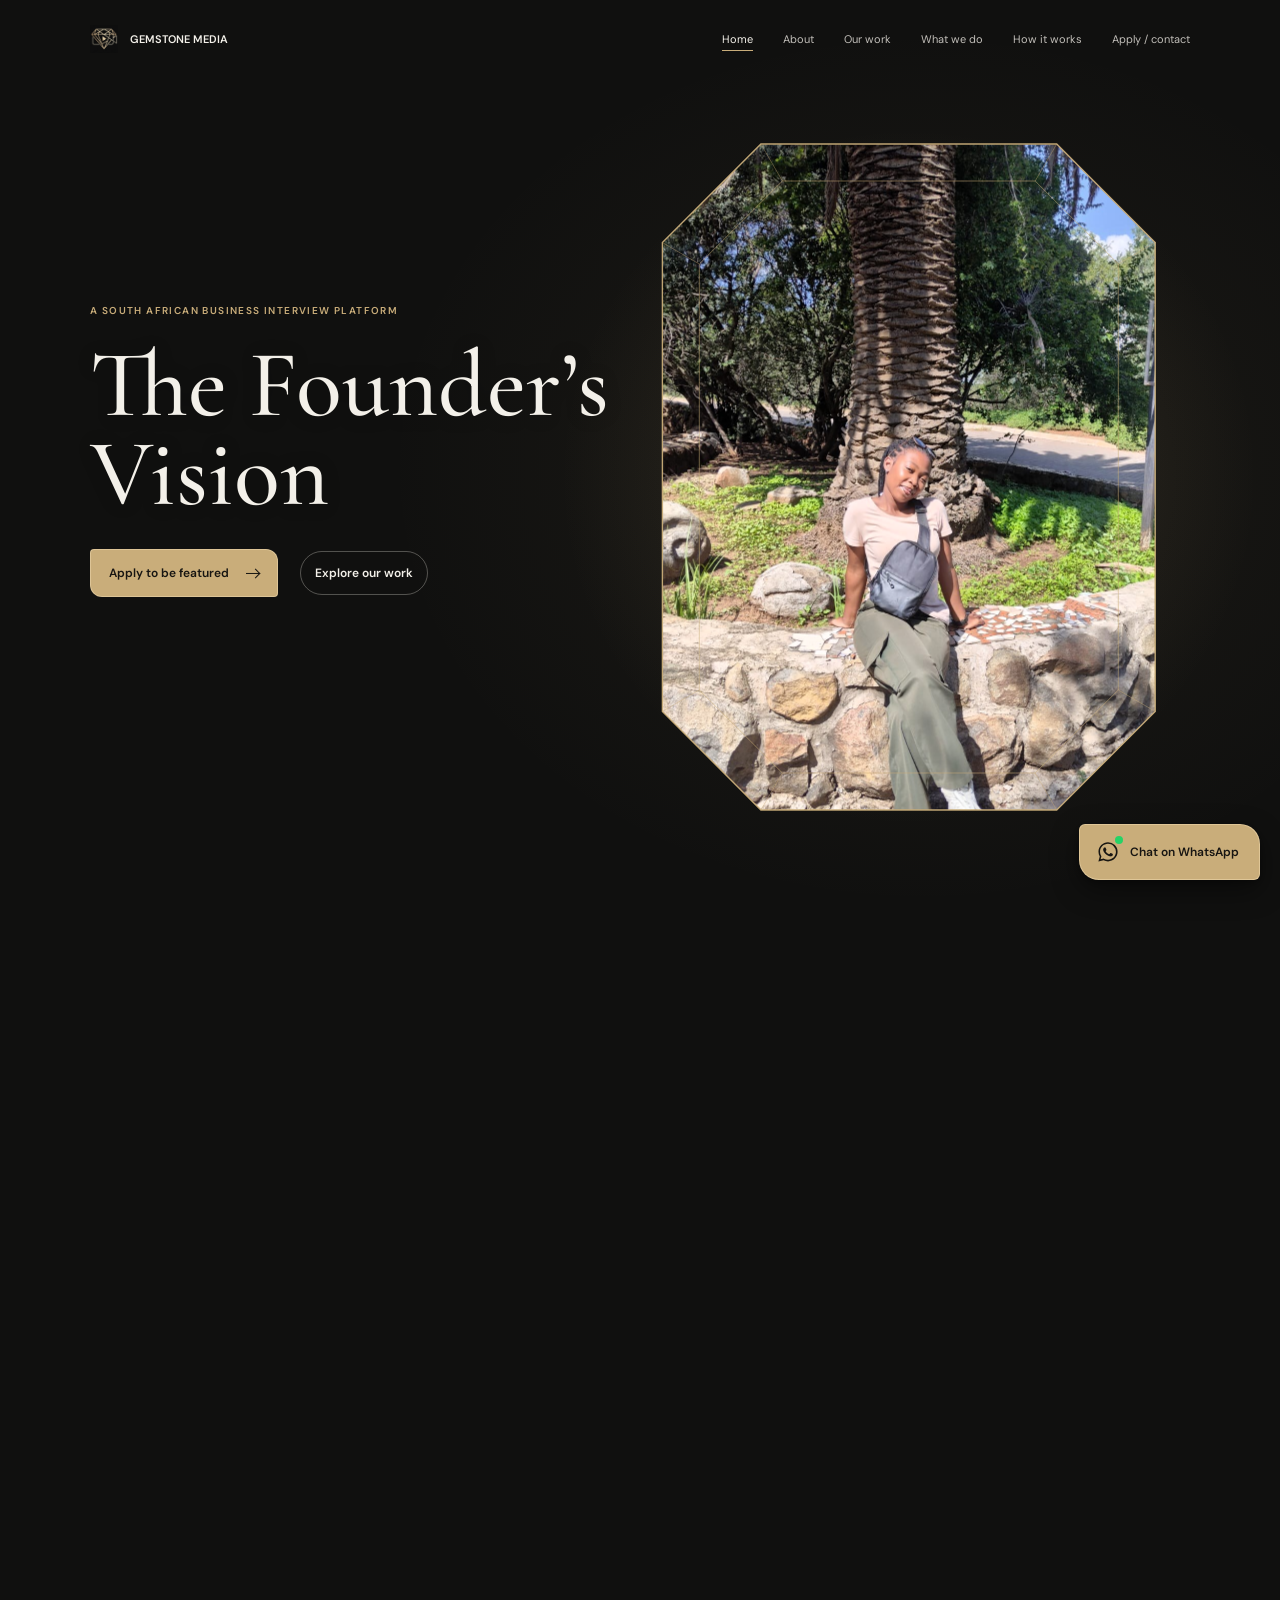
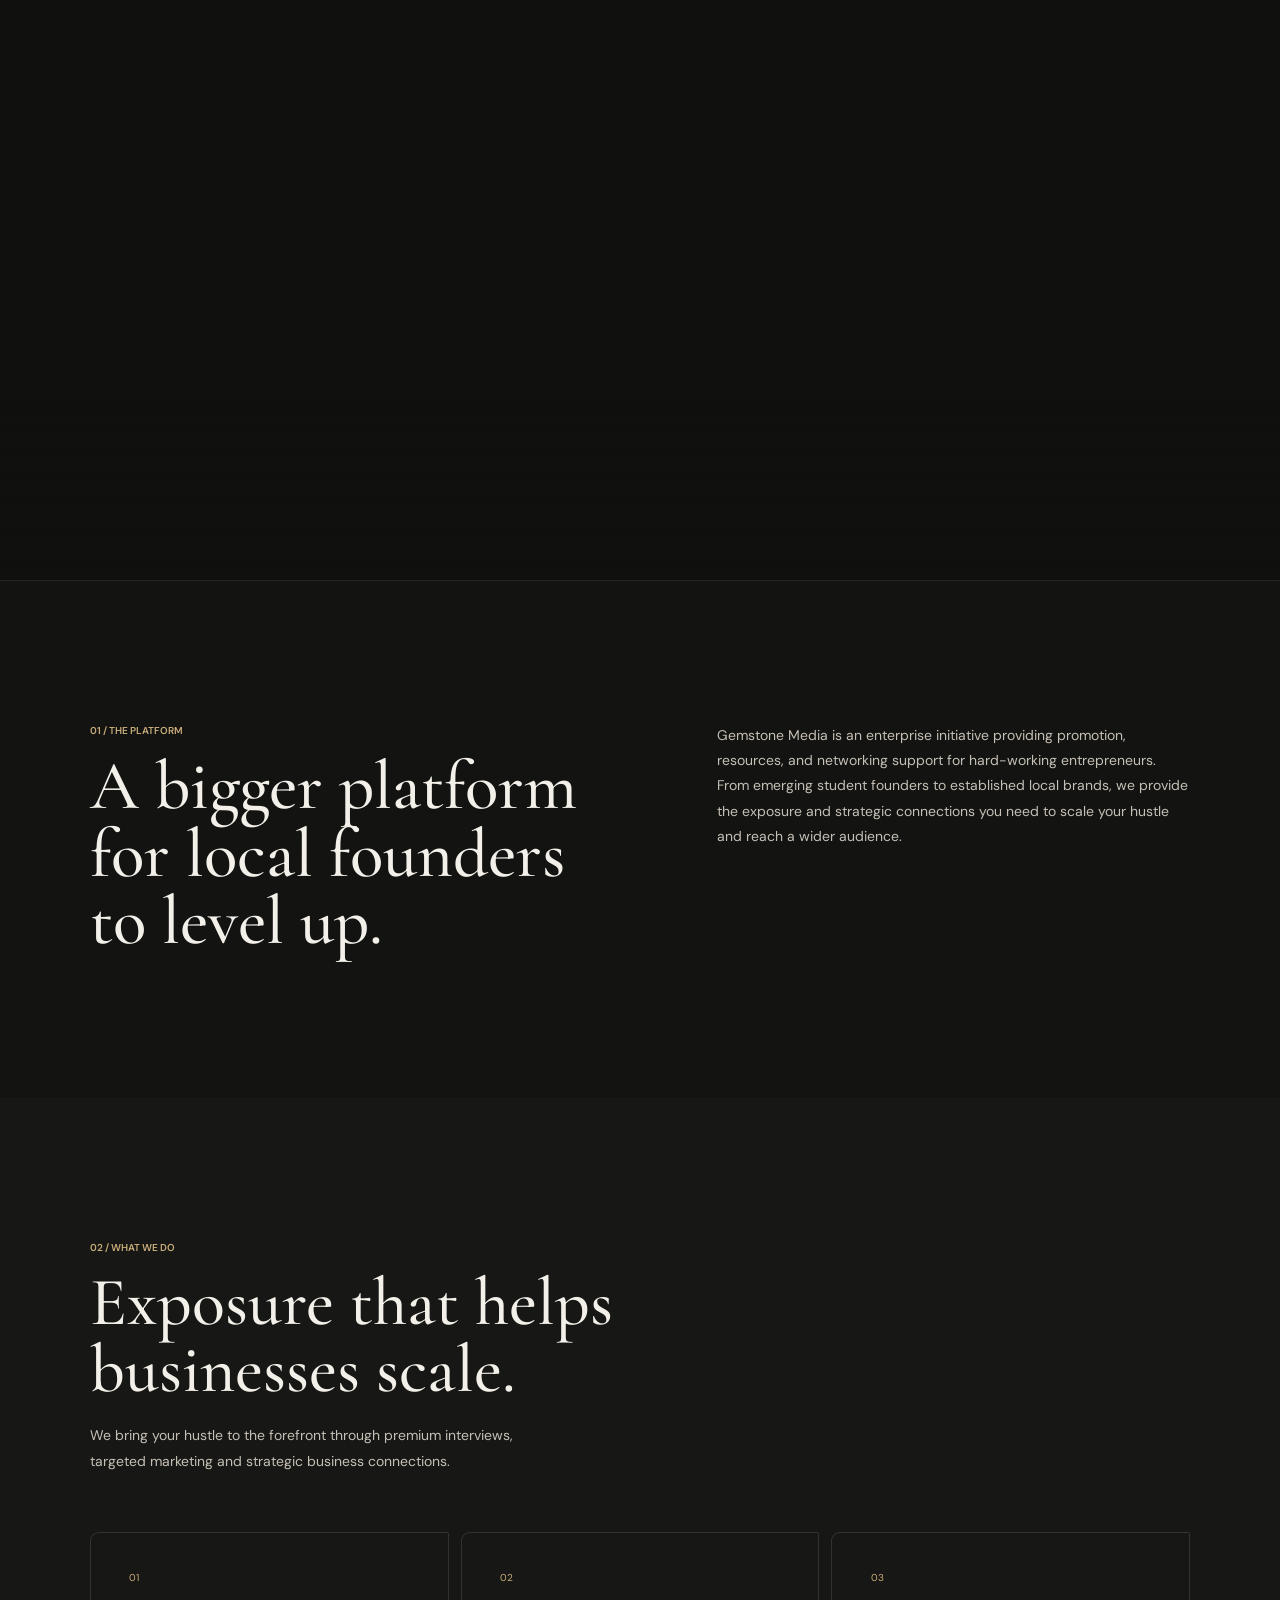
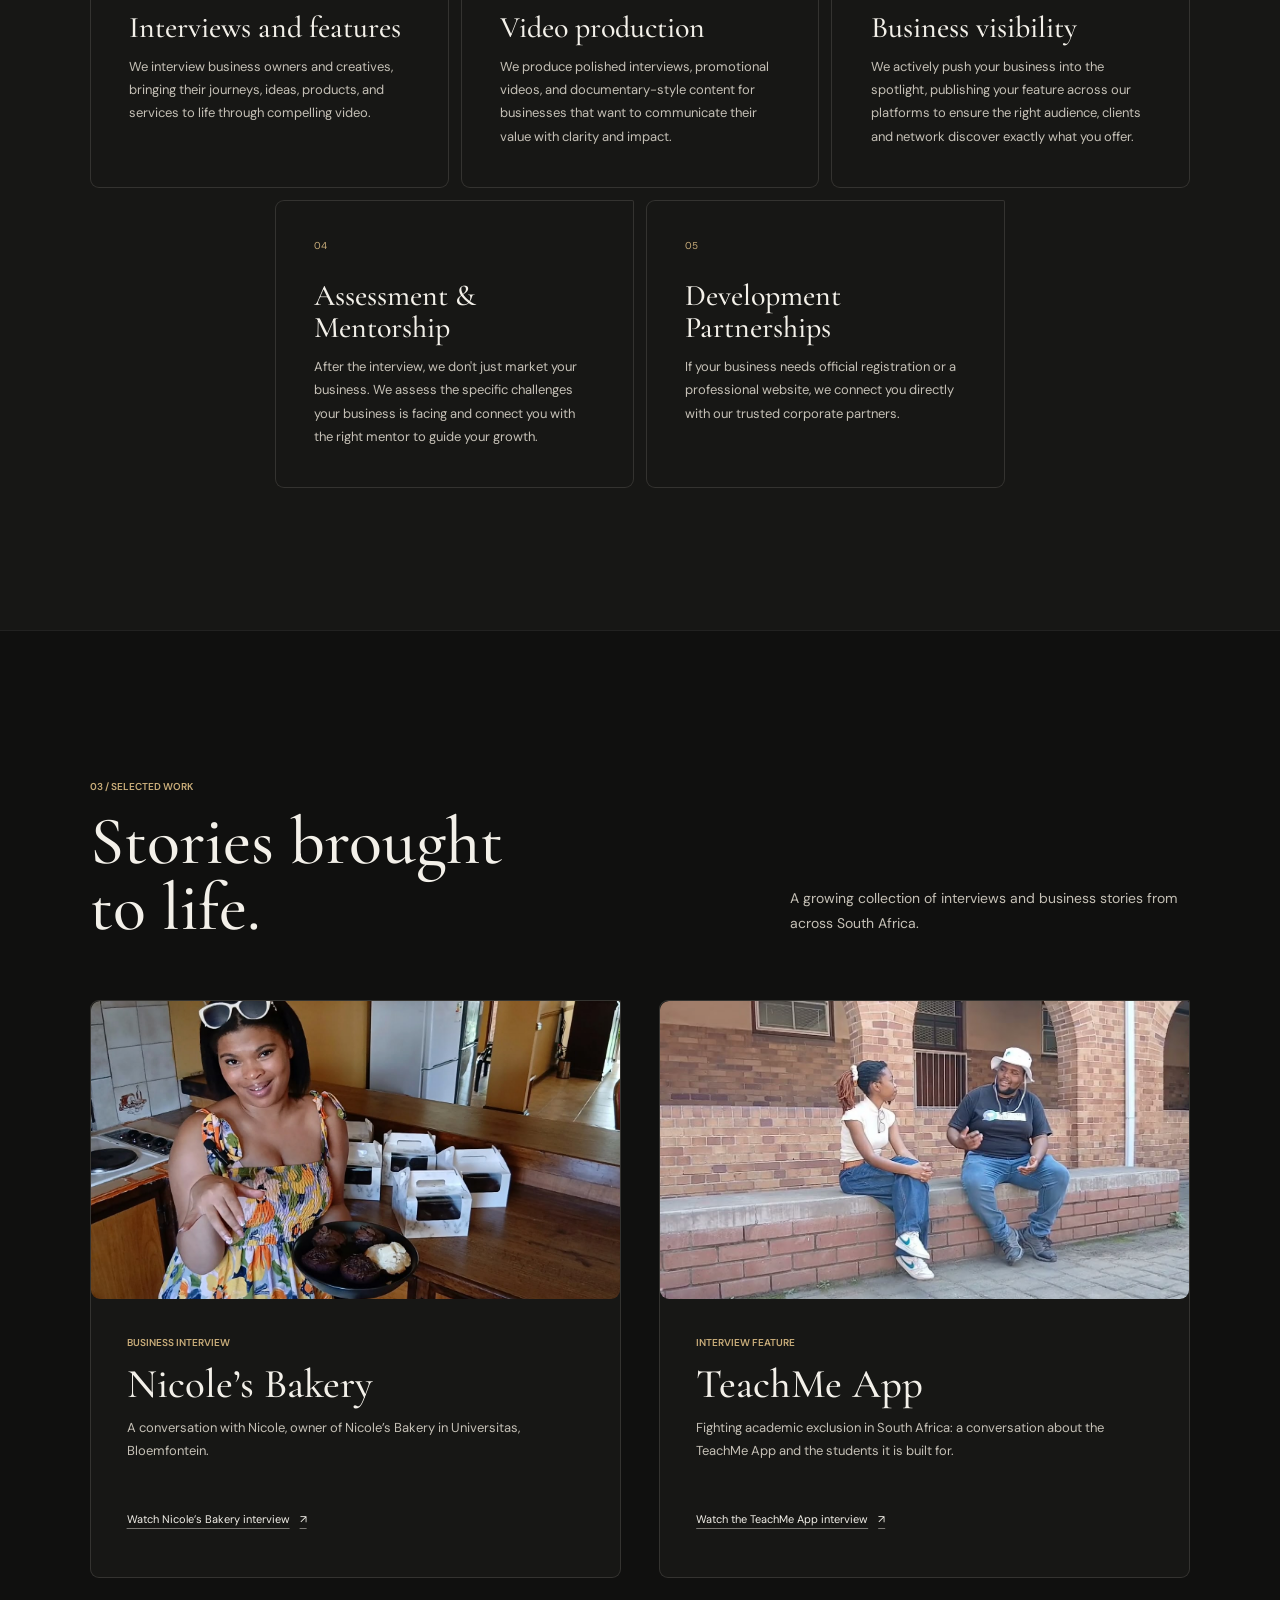
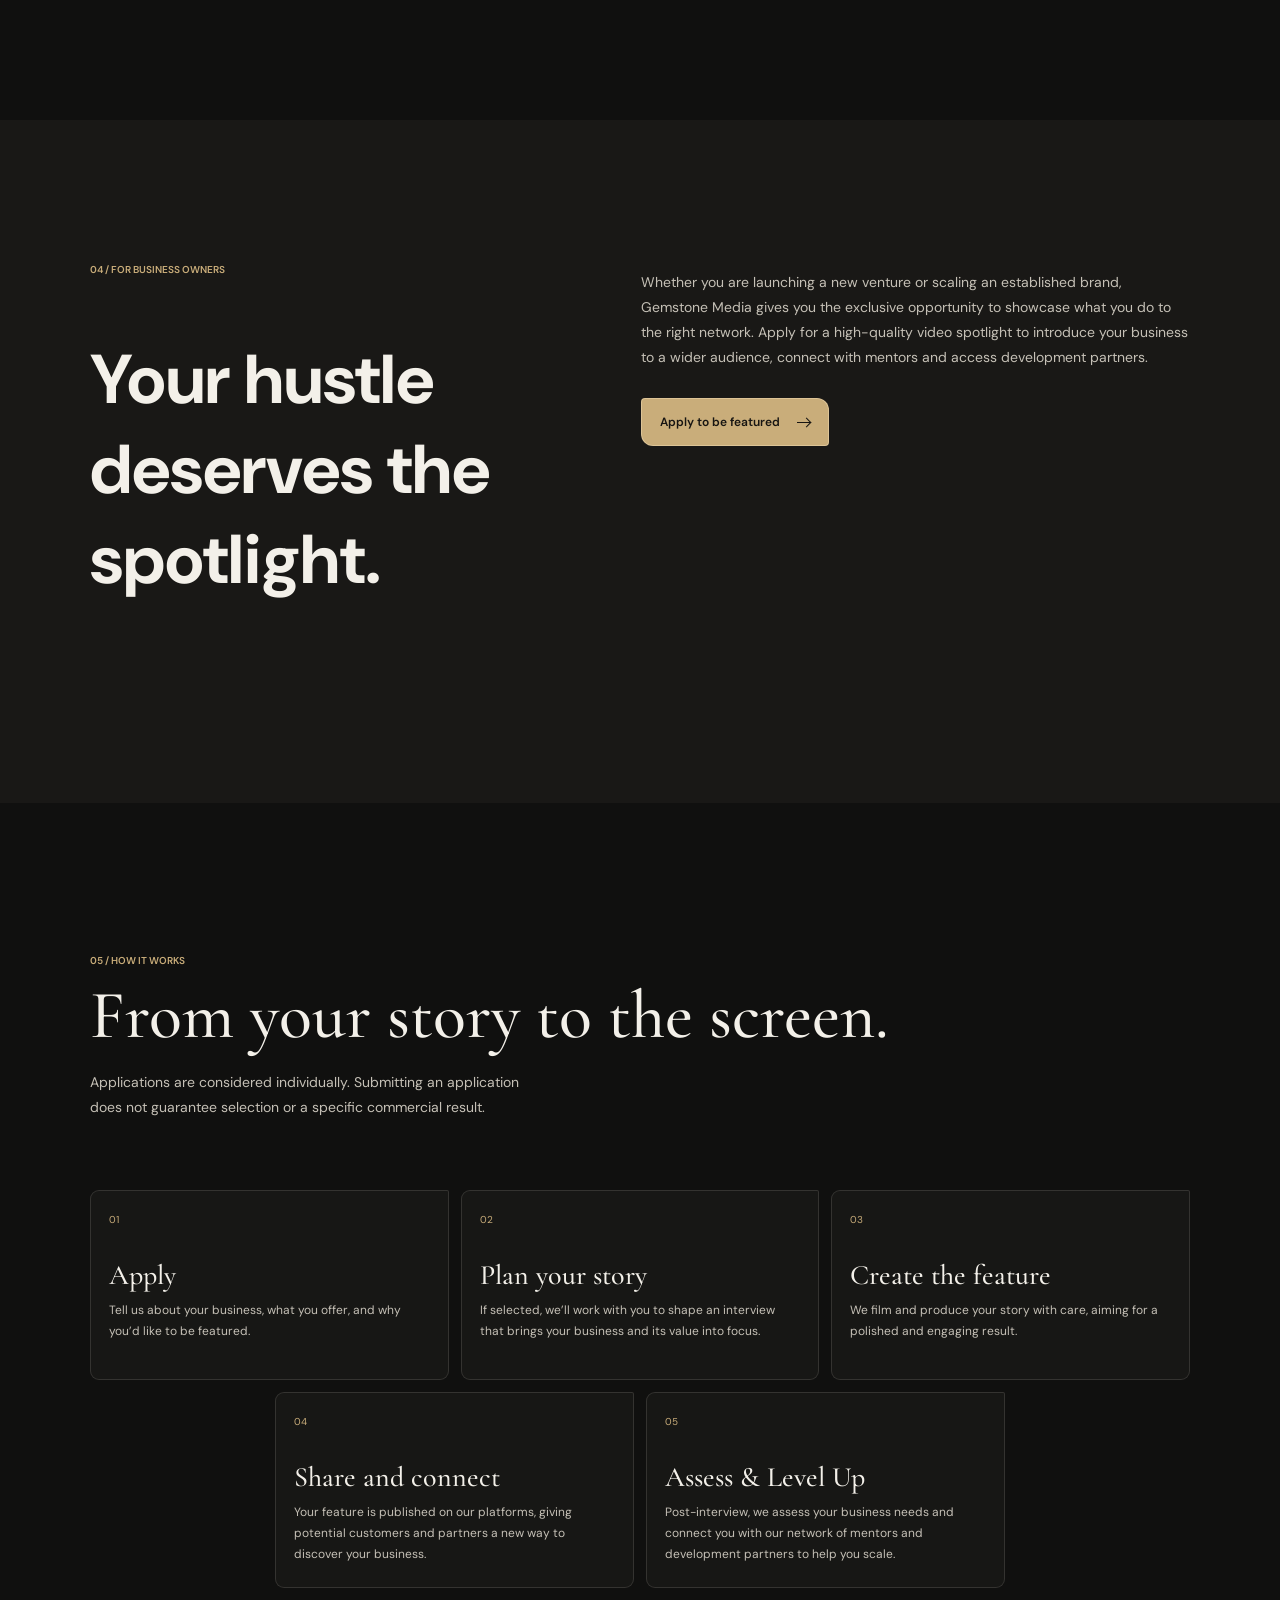
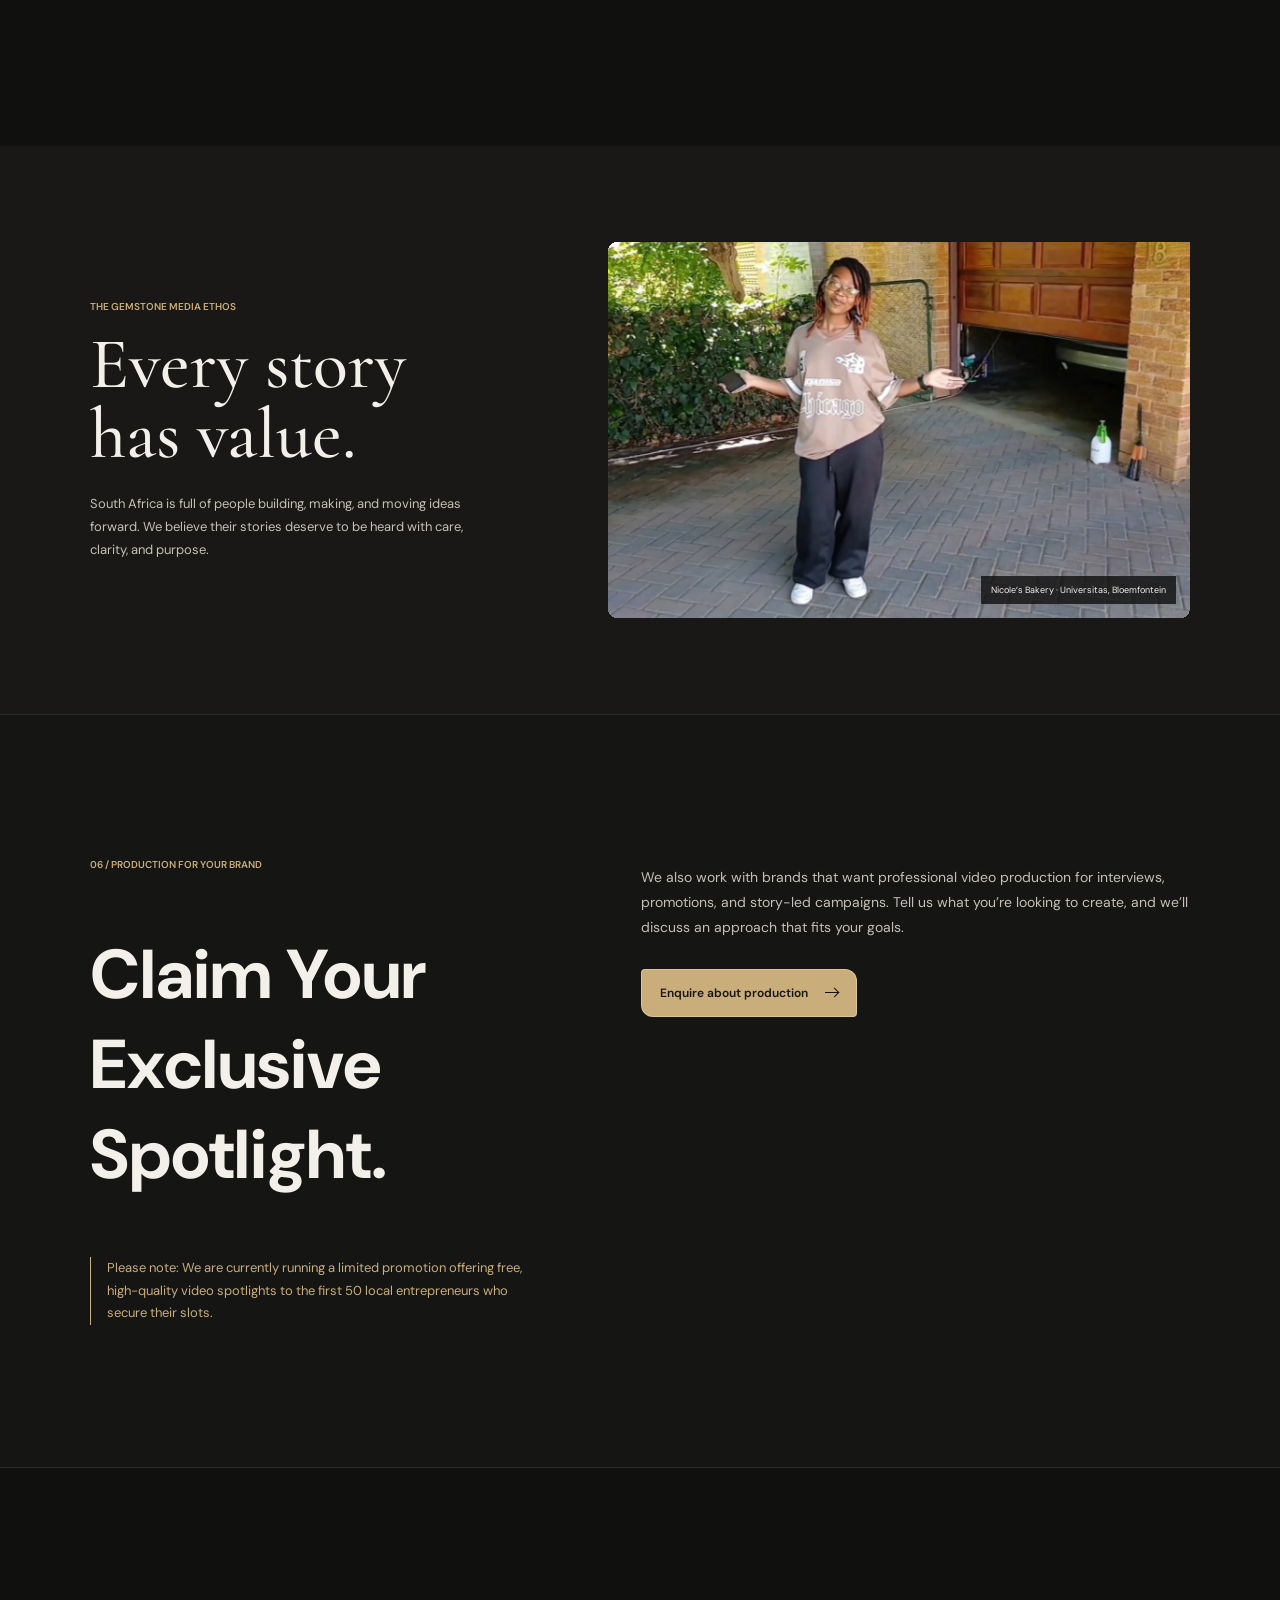
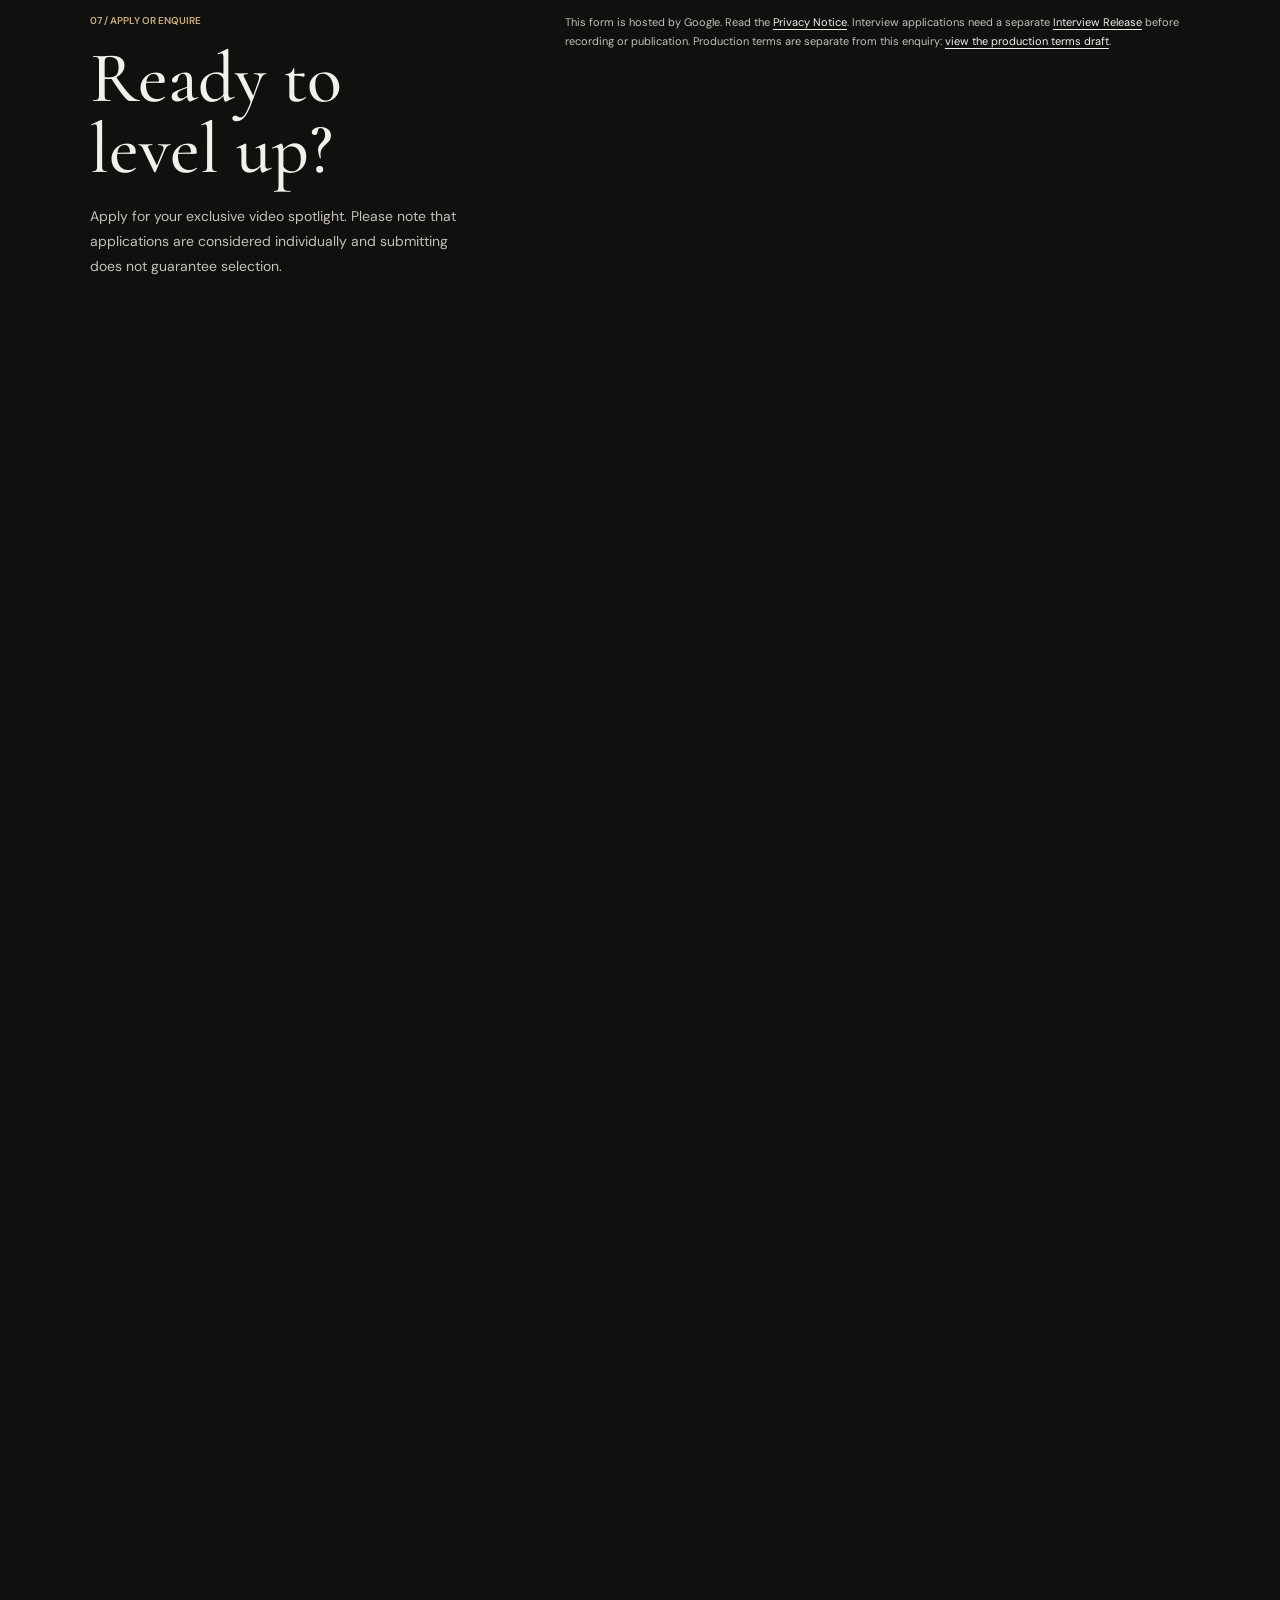
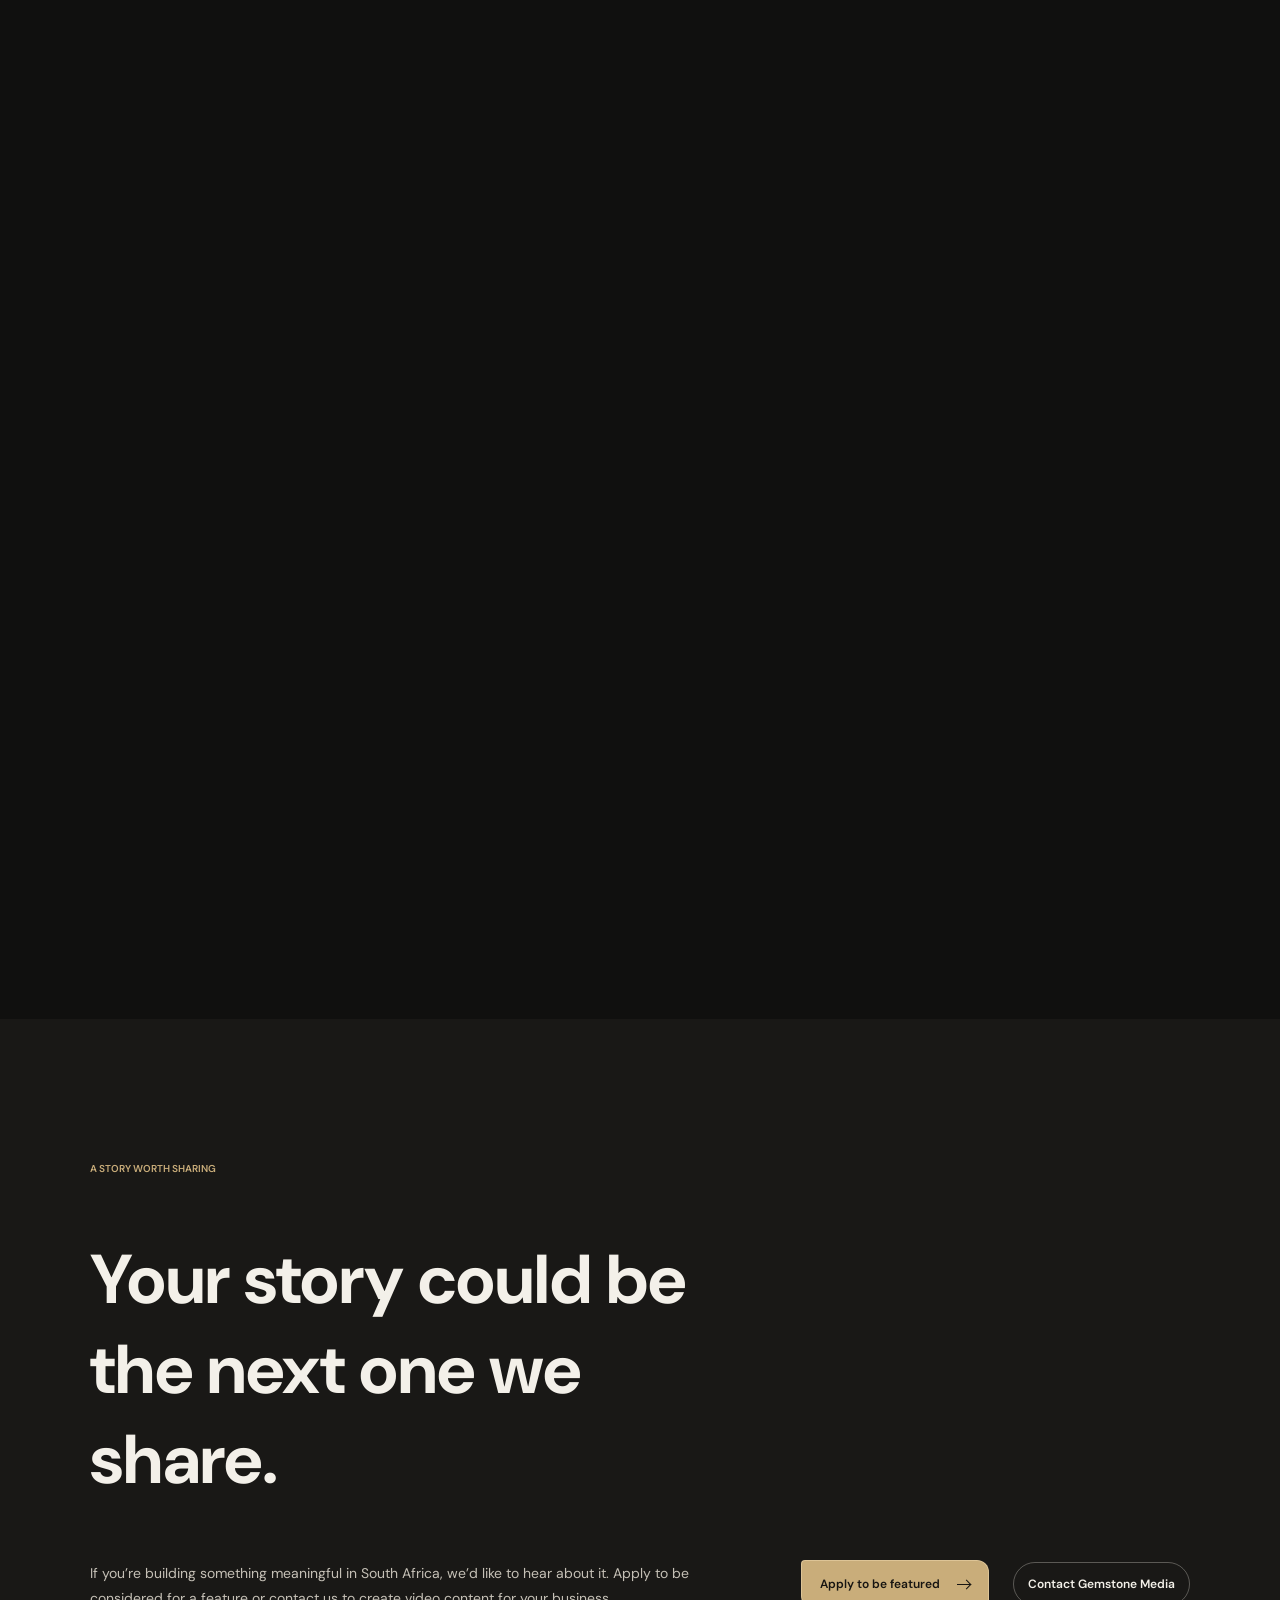
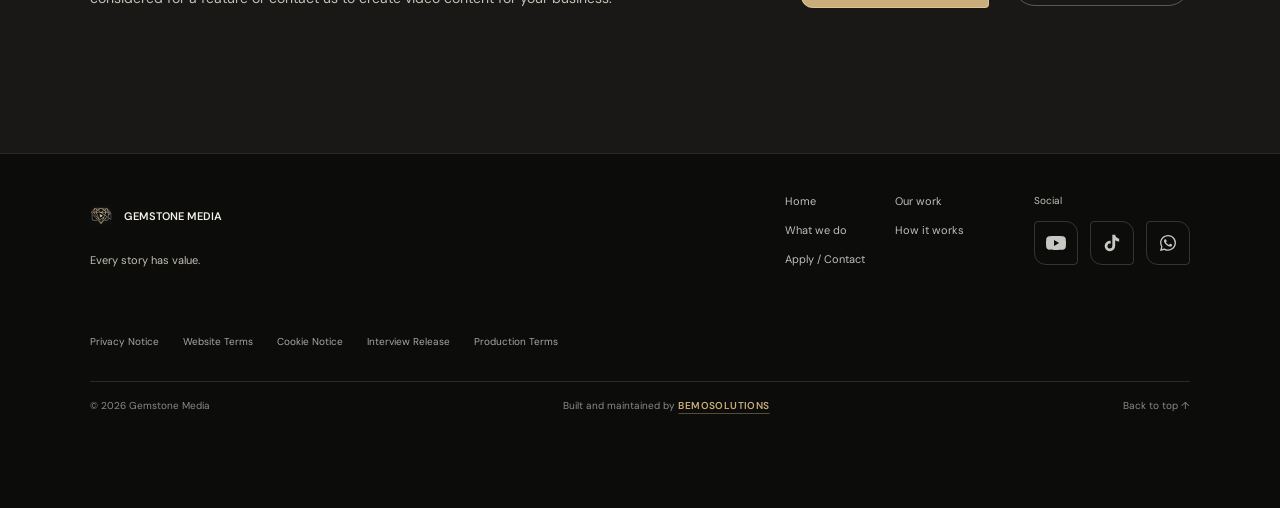
<file: gemstone/index.html>
<!doctype html>
<html lang="en">
  <head>
    <meta charset="utf-8">
    <meta name="viewport" content="width=device-width, initial-scale=1">
    <meta name="theme-color" content="#10100f">
    <meta name="description" content="Gemstone Media is a South African business interview platform and video production studio. Every story has value.">
    <link rel="icon" href="./favicon/gemstone-favicon.ico" sizes="any">
    <link rel="icon" type="image/png" href="./favicon/gemstone-favicon.png" sizes="512x512">
    <link rel="apple-touch-icon" href="./favicon/gemstone-favicon.png">
    <title>Gemstone Media | South African Business Stories</title>
    <link rel="preconnect" href="https://fonts.googleapis.com">
    <link rel="preconnect" href="https://fonts.gstatic.com" crossorigin>
    <link href="https://fonts.googleapis.com/css2?family=Cormorant+Garamond:wght@400;500;600&family=DM+Sans:wght@400;500;600&display=swap" rel="stylesheet">
    <link rel="preload" as="image" href="./images/founder.jpg">
    <link rel="stylesheet" href="./styles.css?v=images-fix">
    <link rel="stylesheet" href="./enhance.css?v=images-fix">
    <script src="./vendor/lenis.min.js?v=1.1.13" defer></script>
    <script src="./script.js?v=images-fix" defer></script>
  </head>
  <body>
    <div class="scroll-progress" aria-hidden="true"><span></span></div>
    <header class="site-nav" id="site-nav">
      <a class="wordmark" href="#hero" aria-label="Gemstone Media home">
        <img class="brand-emblem" src="./favicon/gemstone-favicon.png" alt="" width="28" height="28">
        <span>GEMSTONE MEDIA</span>
      </a>
      <nav class="site-links" id="site-links" aria-label="Main navigation">
        <a href="#hero">Home</a>
        <a href="#about">About</a>
        <a href="#work">Our work</a>
        <a href="#services">What we do</a>
        <a href="#how-it-works">How it works</a>
        <a href="#contact">Apply / contact</a>
      </nav>
      <button class="nav-toggle" type="button" aria-expanded="false" aria-controls="site-links" aria-label="Open navigation">
        <span class="nav-toggle__label">Menu</span>
        <span class="nav-toggle__icon" aria-hidden="true"></span>
      </button>
    </header>

    <main>
      <section class="hero" id="hero" aria-label="Gemstone Media introduction">
        <div class="stage">
          <div class="hero-glow" aria-hidden="true"></div>
          <div class="hero-photo">
            <img class="hero-photo__img" src="./images/founder.jpg" alt="The founder of Gemstone Media sitting on a stone garden wall under a palm tree." width="1200" height="1484" fetchpriority="high" decoding="async">
          </div>
          <div class="hero-shade" aria-hidden="true"></div>
          <svg class="hero-facets" aria-hidden="true" focusable="false">
            <polygon class="hero-facets__outer" points=""></polygon>
            <polygon class="hero-facets__inner" points=""></polygon>
            <g class="hero-facets__rays"></g>
          </svg>

          <div class="hero-copy hero-copy--vision">
            <p class="eyebrow" data-motion-reveal>A South African business interview platform</p>
            <h1 data-motion-reveal>The Founder’s<br>Vision</h1>
            <div class="actions" data-motion-reveal>
              <a class="button button--primary" href="#contact" data-project-type="Apply for an interview feature">
                Apply to be featured
                <span class="button__arrow" aria-hidden="true"></span>
              </a>
              <a class="button button--quiet" href="#work">Explore our work</a>
            </div>
          </div>

          <figure class="hero-letter">
            <blockquote>
              <p class="intro">I started Gemstone Media because I recognized a universal struggle, especially among student founders and student-owned businesses. You may have the drive, the hustle and the product but you lack the exposure and the right network to truly level up. Building a business from the ground up is exhausting when you feel invisible. I created this platform to bridge that gap. While my roots are in supporting student entrepreneurs, our mission is not limited to them. We give all hardworking local founders the spotlight they deserve, assess what they are struggling with and give them the connections they need to thrive.</p>
            </blockquote>
            <figcaption><span class="hero-letter__rule" aria-hidden="true"></span>Founder, Gemstone Media</figcaption>
          </figure>
        </div>
      </section>

      <section class="about section" id="about" aria-labelledby="about-title">
        <div class="section-shell">
          <div class="section-heading section-heading--split" data-motion-reveal>
            <div>
              <p class="section-kicker">01 / The platform</p>
              <h2 id="about-title">A bigger platform for local founders to level up.</h2>
            </div>
            <div class="section-lede about-copy">
              <p>Gemstone Media is an enterprise initiative providing promotion, resources, and networking support for hard-working entrepreneurs. From emerging student founders to established local brands, we provide the exposure and strategic connections you need to scale your hustle and reach a wider audience.</p>
            </div>
          </div>
        </div>
      </section>

      <section class="services section" id="services" aria-labelledby="services-title">
        <div class="section-shell">
          <div class="section-heading" data-motion-reveal>
            <p class="section-kicker">02 / What we do</p>
            <h2 id="services-title">Exposure that helps<br>businesses scale.</h2>
            <p class="section-lede">We bring your hustle to the forefront through premium interviews, targeted marketing and strategic business connections.</p>
          </div>
          <div class="service-grid" data-motion-stagger>
            <article class="service-card" data-motion-reveal tabindex="0">
              <span class="service-number">01</span>
              <h3>Interviews and features</h3>
              <p>We interview business owners and creatives, bringing their journeys, ideas, products, and services to life through compelling video.</p>
            </article>
            <article class="service-card" data-motion-reveal tabindex="0">
              <span class="service-number">02</span>
              <h3>Video production</h3>
              <p>We produce polished interviews, promotional videos, and documentary-style content for businesses that want to communicate their value with clarity and impact.</p>
            </article>
            <article class="service-card" data-motion-reveal tabindex="0">
              <span class="service-number">03</span>
              <h3>Business visibility</h3>
              <p>We actively push your business into the spotlight, publishing your feature across our platforms to ensure the right audience, clients and network discover exactly what you offer.</p>
            </article>
            <article class="service-card" data-motion-reveal tabindex="0">
              <span class="service-number">04</span>
              <h3>Assessment &amp; Mentorship</h3>
              <p>After the interview, we don't just market your business. We assess the specific challenges your business is facing and connect you with the right mentor to guide your growth.</p>
            </article>
            <article class="service-card" data-motion-reveal tabindex="0">
              <span class="service-number">05</span>
              <h3>Development Partnerships</h3>
              <p>If your business needs official registration or a professional website, we connect you directly with our trusted corporate partners.</p>
            </article>
          </div>
        </div>
      </section>

      <section class="work section" id="work" aria-labelledby="work-title">
        <div class="section-shell">
          <div class="section-heading section-heading--split" data-motion-reveal>
            <div>
              <p class="section-kicker">03 / Selected work</p>
              <h2 id="work-title">Stories brought<br>to life.</h2>
            </div>
            <p class="section-lede">A growing collection of interviews and business stories from across South Africa.</p>
          </div>
          <div class="portfolio-grid">
            <article class="portfolio-card">
              <div class="portfolio-card__visual" data-motion-reveal data-story-reveal data-parallax>
                <img src="./images/interview.jpg" alt="Nicole at Nicole’s Bakery in Universitas, Bloemfontein." loading="lazy" decoding="async">
              </div>
              <div class="portfolio-card__copy" data-motion-reveal>
                <p class="project-category">Business interview</p>
                <h3>Nicole’s Bakery</h3>
                <p>A conversation with Nicole, owner of Nicole’s Bakery in Universitas, Bloemfontein.</p>
                <a class="text-link" href="https://youtu.be/7gqPWNqNqIw" target="_blank" rel="noopener noreferrer">Watch Nicole’s Bakery interview <span aria-hidden="true">↗</span></a>
              </div>
            </article>
            <article class="portfolio-card">
              <div class="portfolio-card__visual" data-motion-reveal data-story-reveal data-parallax>
                <img src="./images/teachme.jpg" alt="A Gemstone Media interview about the TeachMe App, filmed on a campus wall." loading="lazy" decoding="async">
              </div>
              <div class="portfolio-card__copy" data-motion-reveal>
                <p class="project-category">Interview feature</p>
                <h3>TeachMe App</h3>
                <p>Fighting academic exclusion in South Africa: a conversation about the TeachMe App and the students it is built for.</p>
                <a class="text-link" href="https://youtu.be/czvdKI7jo0w" target="_blank" rel="noopener noreferrer">Watch the TeachMe App interview <span aria-hidden="true">↗</span></a>
              </div>
            </article>
          </div>
        </div>
      </section>

      <section class="business section" id="for-business" aria-labelledby="business-title">
        <div class="section-shell business-layout">
          <div data-motion-reveal>
            <p class="section-kicker">04 / For business owners</p>
            <h2 id="business-title">Your hustle deserves the spotlight.</h2>
          </div>
          <div class="business-copy" data-motion-reveal>
            <p>Whether you are launching a new venture or scaling an established brand, Gemstone Media gives you the exclusive opportunity to showcase what you do to the right network. Apply for a high-quality video spotlight to introduce your business to a wider audience, connect with mentors and access development partners.</p>
            <a class="button button--primary" href="#contact" data-project-type="Apply for an interview feature">Apply to be featured <span class="button__arrow" aria-hidden="true"></span></a>
          </div>
        </div>
      </section>

      <section class="approach section" id="how-it-works" aria-labelledby="approach-title">
        <div class="section-shell">
          <div class="section-heading" data-motion-reveal>
            <p class="section-kicker">05 / How it works</p>
            <h2 id="approach-title">From your story to the screen.</h2>
            <p class="section-lede">Applications are considered individually. Submitting an application does not guarantee selection or a specific commercial result.</p>
          </div>
          <ol class="process-list" data-motion-stagger>
            <li data-motion-reveal tabindex="0">
              <span class="process-number">01</span>
              <h3>Apply</h3>
              <p>Tell us about your business, what you offer, and why you’d like to be featured.</p>
            </li>
            <li data-motion-reveal tabindex="0">
              <span class="process-number">02</span>
              <h3>Plan your story</h3>
              <p>If selected, we’ll work with you to shape an interview that brings your business and its value into focus.</p>
            </li>
            <li data-motion-reveal tabindex="0">
              <span class="process-number">03</span>
              <h3>Create the feature</h3>
              <p>We film and produce your story with care, aiming for a polished and engaging result.</p>
            </li>
            <li data-motion-reveal tabindex="0">
              <span class="process-number">04</span>
              <h3>Share and connect</h3>
              <p>Your feature is published on our platforms, giving potential customers and partners a new way to discover your business.</p>
            </li>
            <li data-motion-reveal tabindex="0">
              <span class="process-number">05</span>
              <h3>Assess &amp; Level Up</h3>
              <p>Post-interview, we assess your business needs and connect you with our network of mentors and development partners to help you scale.</p>
            </li>
          </ol>
        </div>
      </section>

      <section class="statement" aria-labelledby="statement-title">
        <div class="statement-copy" data-motion-reveal>
          <p class="section-kicker">The Gemstone Media ethos</p>
          <h2 id="statement-title">Every story<br>has value.</h2>
          <p>South Africa is full of people building, making, and moving ideas forward. We believe their stories deserve to be heard with care, clarity, and purpose.</p>
        </div>
        <div class="statement-visual" data-motion-reveal data-parallax>
          <img src="./images/interview2.jpg" alt="Nicole at the bakery in Universitas, Bloemfontein." loading="lazy" decoding="async">
          <span>Nicole’s Bakery · Universitas, Bloemfontein</span>
        </div>
      </section>

      <section class="production section" id="production" aria-labelledby="production-title">
        <div class="section-shell production-layout">
          <div data-motion-reveal>
            <p class="section-kicker">06 / Production for your brand</p>
            <h2 id="production-title">Claim Your Exclusive Spotlight.</h2>
            <p class="production-offer-note">Please note: We are currently running a limited promotion offering free, high-quality video spotlights to the first 50 local entrepreneurs who secure their slots.</p>
          </div>
          <div class="production-copy" data-motion-reveal>
            <p>We also work with brands that want professional video production for interviews, promotions, and story-led campaigns. Tell us what you’re looking to create, and we’ll discuss an approach that fits your goals.</p>
            <a class="button button--primary" href="#contact" data-project-type="Book video production">Enquire about production <span class="button__arrow" aria-hidden="true"></span></a>
          </div>
        </div>
      </section>

      <section class="contact section" id="contact" aria-labelledby="contact-title">
        <div class="section-shell contact-layout">
          <div class="contact-copy" data-motion-reveal>
            <p class="section-kicker">07 / Apply or enquire</p>
            <h2 id="contact-title">Ready to level up?</h2>
            <p class="section-lede">Apply for your exclusive video spotlight. Please note that applications are considered individually and submitting does not guarantee selection.</p>
          </div>

          <div class="contact-form-column" data-motion-reveal>
            <p class="form-policy-note">This form is hosted by Google. Read the <a href="./policies.html#privacy">Privacy Notice</a>. Interview applications need a separate <a href="./policies.html#interview-release">Interview Release</a> before recording or publication. Production terms are separate from this enquiry: <a href="./policies.html#production-terms">view the production terms draft</a>.</p>
            <iframe class="google-form" src="https://docs.google.com/forms/d/e/1FAIpQLSc_iLp2-yywAd9fkuG0l5w0n3VioO8_TRttiS6maBQDQ_9FLA/viewform?embedded=true" title="Gemstone Media application and enquiry form" width="640" height="2400" frameborder="0" marginheight="0" marginwidth="0" loading="eager">Loading…</iframe>
          </div>
        </div>
      </section>

      <section class="closing section" aria-labelledby="closing-title">
        <div class="section-shell closing-layout" data-motion-reveal>
          <div>
            <p class="section-kicker">A story worth sharing</p>
            <h2 id="closing-title">Your story could be the next one we share.</h2>
            <p class="section-lede">If you’re building something meaningful in South Africa, we’d like to hear about it. Apply to be considered for a feature or contact us to create video content for your business.</p>
          </div>
          <div class="actions closing-actions">
            <a class="button button--primary" href="#contact" data-project-type="Apply for an interview feature">Apply to be featured <span class="button__arrow" aria-hidden="true"></span></a>
            <a class="button button--quiet" href="#contact">Contact Gemstone Media</a>
          </div>
        </div>
      </section>
    </main>

    <footer class="site-footer">
      <div class="section-shell footer-top" data-motion-reveal>
        <div class="footer-brand">
          <a class="wordmark" href="#hero" aria-label="Gemstone Media home">
            <img class="brand-emblem brand-emblem--footer" src="./favicon/gemstone-favicon.png" alt="" width="22" height="22" loading="lazy">
            <span>GEMSTONE MEDIA</span>
          </a>
          <p>Every story has value.</p>
        </div>
        <nav class="footer-links" aria-label="Footer navigation">
          <a href="#hero">Home</a>
          <a href="#work">Our work</a>
          <a href="#services">What we do</a>
          <a href="#how-it-works">How it works</a>
          <a href="#contact">Apply / Contact</a>
        </nav>
        <nav class="social-links" aria-label="Gemstone Media social media">
          <span class="social-links__label">Social</span>
          <a href="https://www.youtube.com/@lilzee_shazzy" target="_blank" rel="noopener noreferrer" aria-label="Gemstone Media on YouTube" title="YouTube"><svg viewBox="0 0 24 24" aria-hidden="true" focusable="false"><path fill="currentColor" d="M23.5 6.2a3 3 0 0 0-2.1-2.1C19.5 3.6 12 3.6 12 3.6s-7.5 0-9.4.5A3 3 0 0 0 .5 6.2 31.3 31.3 0 0 0 0 12a31.3 31.3 0 0 0 .5 5.8 3 3 0 0 0 2.1 2.1c1.9.5 9.4.5 9.4.5s7.5 0 9.4-.5a3 3 0 0 0 2.1-2.1A31.3 31.3 0 0 0 24 12a31.3 31.3 0 0 0-.5-5.8ZM9.6 15.6V8.4l6.2 3.6-6.2 3.6Z"/></svg></a>
          <a href="https://www.tiktok.com/@gemstonemedia_sa" target="_blank" rel="noopener noreferrer" aria-label="Gemstone Media on TikTok" title="TikTok"><svg viewBox="0 0 24 24" aria-hidden="true" focusable="false"><path fill="currentColor" d="M19.6 6.7a4.8 4.8 0 0 1-3.8-4.2V2h-3.4v13.7a2.9 2.9 0 1 1-2-2.8V9.4a6.3 6.3 0 1 0 5.4 6.3V8.8a8.2 8.2 0 0 0 4.8 1.5V6.9a4.9 4.9 0 0 1-1-.2Z"/></svg></a>
          <a href="https://wa.me/27754900646" target="_blank" rel="noopener noreferrer" aria-label="Chat with Gemstone Media on WhatsApp" title="WhatsApp"><svg viewBox="0 0 32 32" aria-hidden="true" focusable="false"><path fill="currentColor" d="M16.04 3C9 3 3.3 8.7 3.3 15.73c0 2.25.59 4.44 1.7 6.37L3.2 28.8l6.87-1.8a12.7 12.7 0 0 0 5.97 1.52h.01c7.03 0 12.74-5.7 12.74-12.73 0-3.4-1.33-6.6-3.73-9A12.65 12.65 0 0 0 16.04 3Zm0 23.37h-.01a10.6 10.6 0 0 1-5.4-1.48l-.39-.23-4.08 1.07 1.09-3.98-.25-.41a10.56 10.56 0 0 1-1.62-5.62c0-5.85 4.76-10.6 10.62-10.6 2.83 0 5.5 1.1 7.5 3.11a10.53 10.53 0 0 1 3.1 7.5c0 5.85-4.76 10.64-10.56 10.64Zm5.82-7.95c-.32-.16-1.9-.94-2.19-1.04-.29-.11-.5-.16-.72.16-.21.32-.82 1.04-1 1.25-.19.21-.37.24-.69.08-.32-.16-1.35-.5-2.57-1.59-.95-.85-1.59-1.9-1.78-2.21-.19-.32-.02-.49.14-.65.14-.14.32-.37.48-.56.16-.19.21-.32.32-.53.1-.21.05-.4-.03-.56-.08-.16-.72-1.73-.98-2.37-.26-.62-.52-.54-.72-.55h-.61c-.21 0-.56.08-.85.4-.29.32-1.11 1.09-1.11 2.65s1.14 3.08 1.3 3.29c.16.21 2.24 3.42 5.43 4.8.76.33 1.35.52 1.81.67.76.24 1.45.21 2 .13.61-.09 1.9-.78 2.16-1.53.27-.75.27-1.39.19-1.53-.08-.13-.29-.21-.61-.37Z"/></svg></a>
        </nav>
      </div>
      <nav class="section-shell footer-policy-links" aria-label="Policies and release information">
        <a href="./policies.html#privacy">Privacy Notice</a>
        <a href="./policies.html#website-terms">Website Terms</a>
        <a href="./policies.html#cookie-notice">Cookie Notice</a>
        <a href="./policies.html#interview-release">Interview Release</a>
        <a href="./policies.html#production-terms">Production Terms</a>
      </nav>
      <div class="section-shell footer-bottom">
        <span>© <span id="current-year">2026</span> Gemstone Media</span>
        <span class="footer-credit">Built and maintained by <a href="https://bemosolutions.co.za" target="_blank" rel="noopener">BEMOSOLUTIONS</a></span>
        <a href="#hero">Back to top ↑</a>
      </div>
    </footer>

    <a class="whatsapp-fab" href="https://wa.me/27754900646" target="_blank" rel="noopener noreferrer" aria-label="Chat with Gemstone Media on WhatsApp, +27 75 490 0646">
      <svg viewBox="0 0 32 32" aria-hidden="true" focusable="false"><path fill="currentColor" d="M16.04 3C9 3 3.3 8.7 3.3 15.73c0 2.25.59 4.44 1.7 6.37L3.2 28.8l6.87-1.8a12.7 12.7 0 0 0 5.97 1.52h.01c7.03 0 12.74-5.7 12.74-12.73 0-3.4-1.33-6.6-3.73-9A12.65 12.65 0 0 0 16.04 3Zm0 23.37h-.01a10.6 10.6 0 0 1-5.4-1.48l-.39-.23-4.08 1.07 1.09-3.98-.25-.41a10.56 10.56 0 0 1-1.62-5.62c0-5.85 4.76-10.6 10.62-10.6 2.83 0 5.5 1.1 7.5 3.11a10.53 10.53 0 0 1 3.1 7.5c0 5.85-4.76 10.64-10.56 10.64Zm5.82-7.95c-.32-.16-1.9-.94-2.19-1.04-.29-.11-.5-.16-.72.16-.21.32-.82 1.04-1 1.25-.19.21-.37.24-.69.08-.32-.16-1.35-.5-2.57-1.59-.95-.85-1.59-1.9-1.78-2.21-.19-.32-.02-.49.14-.65.14-.14.32-.37.48-.56.16-.19.21-.32.32-.53.1-.21.05-.4-.03-.56-.08-.16-.72-1.73-.98-2.37-.26-.62-.52-.54-.72-.55h-.61c-.21 0-.56.08-.85.4-.29.32-1.11 1.09-1.11 2.65s1.14 3.08 1.3 3.29c.16.21 2.24 3.42 5.43 4.8.76.33 1.35.52 1.81.67.76.24 1.45.21 2 .13.61-.09 1.9-.78 2.16-1.53.27-.75.27-1.39.19-1.53-.08-.13-.29-.21-.61-.37Z"/></svg>
      <span class="whatsapp-fab__label">Chat on WhatsApp</span>
    </a>
  </body>
</html>
</file>
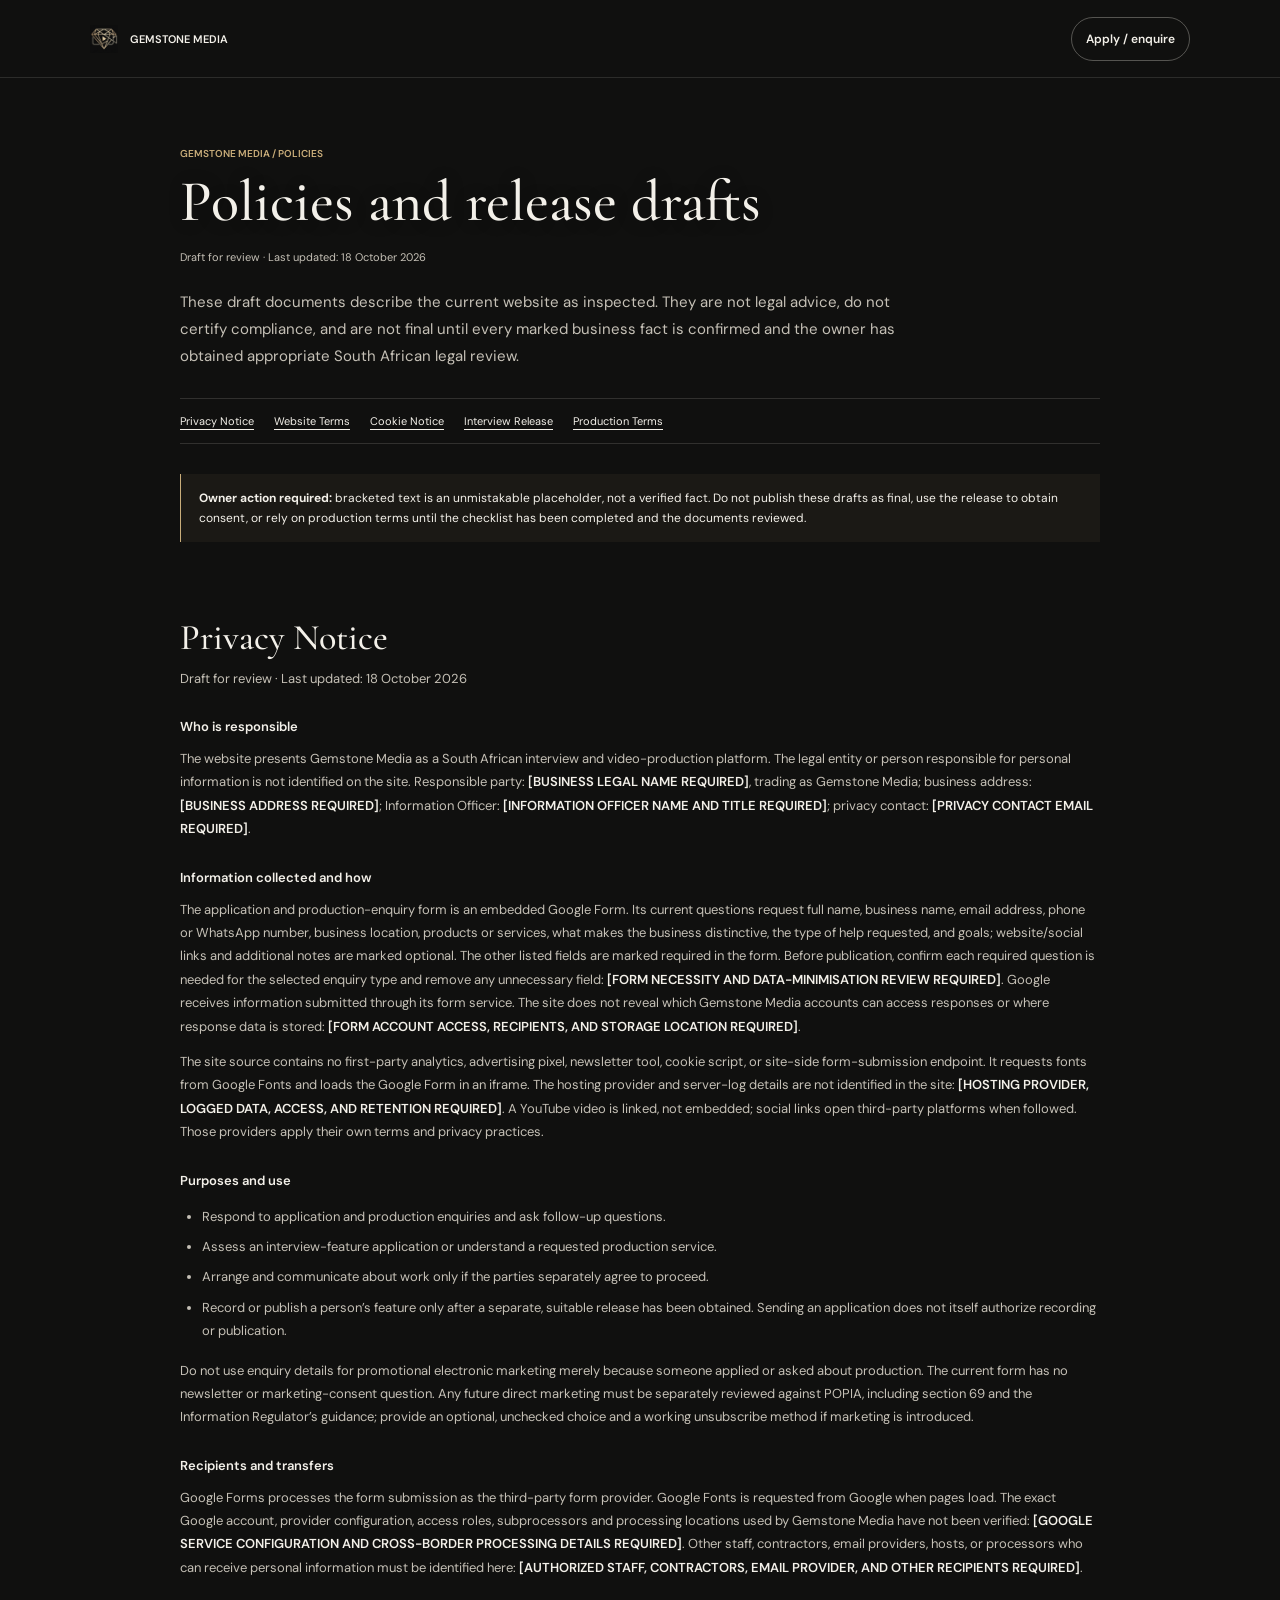
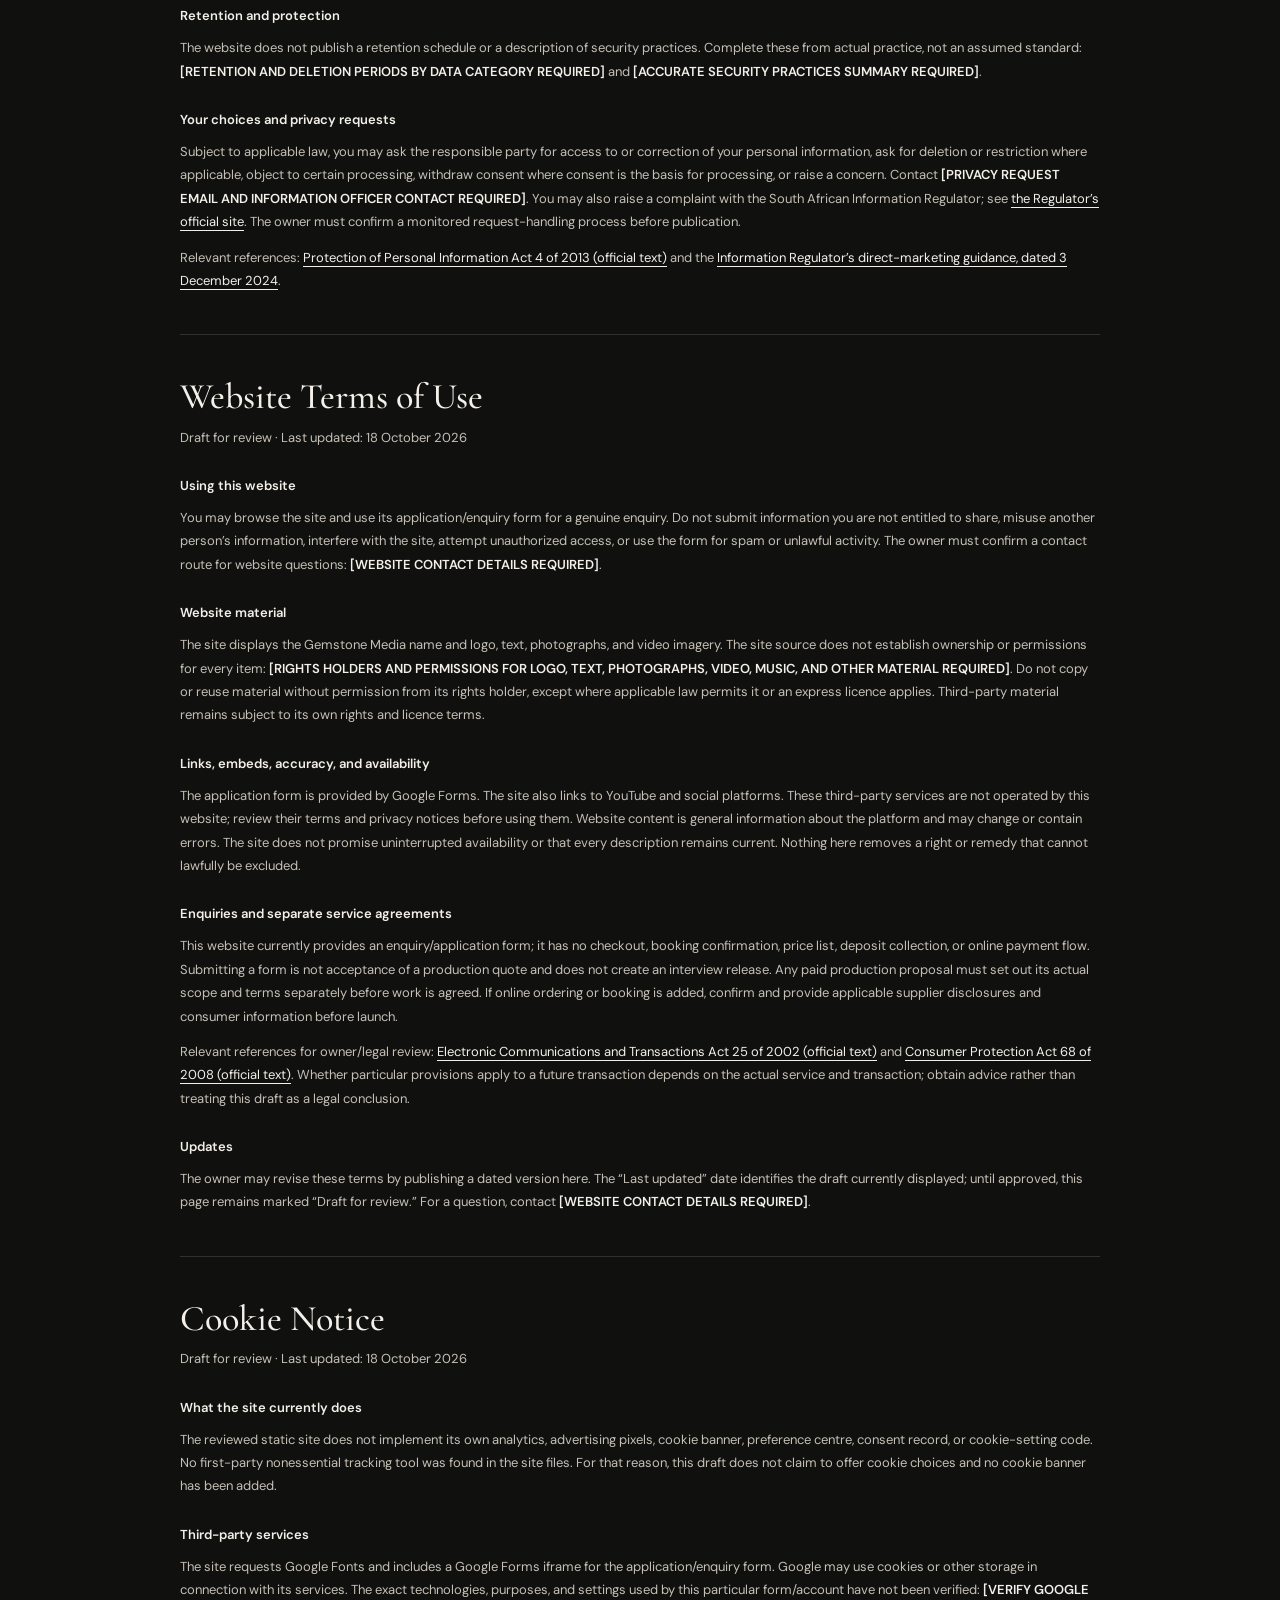
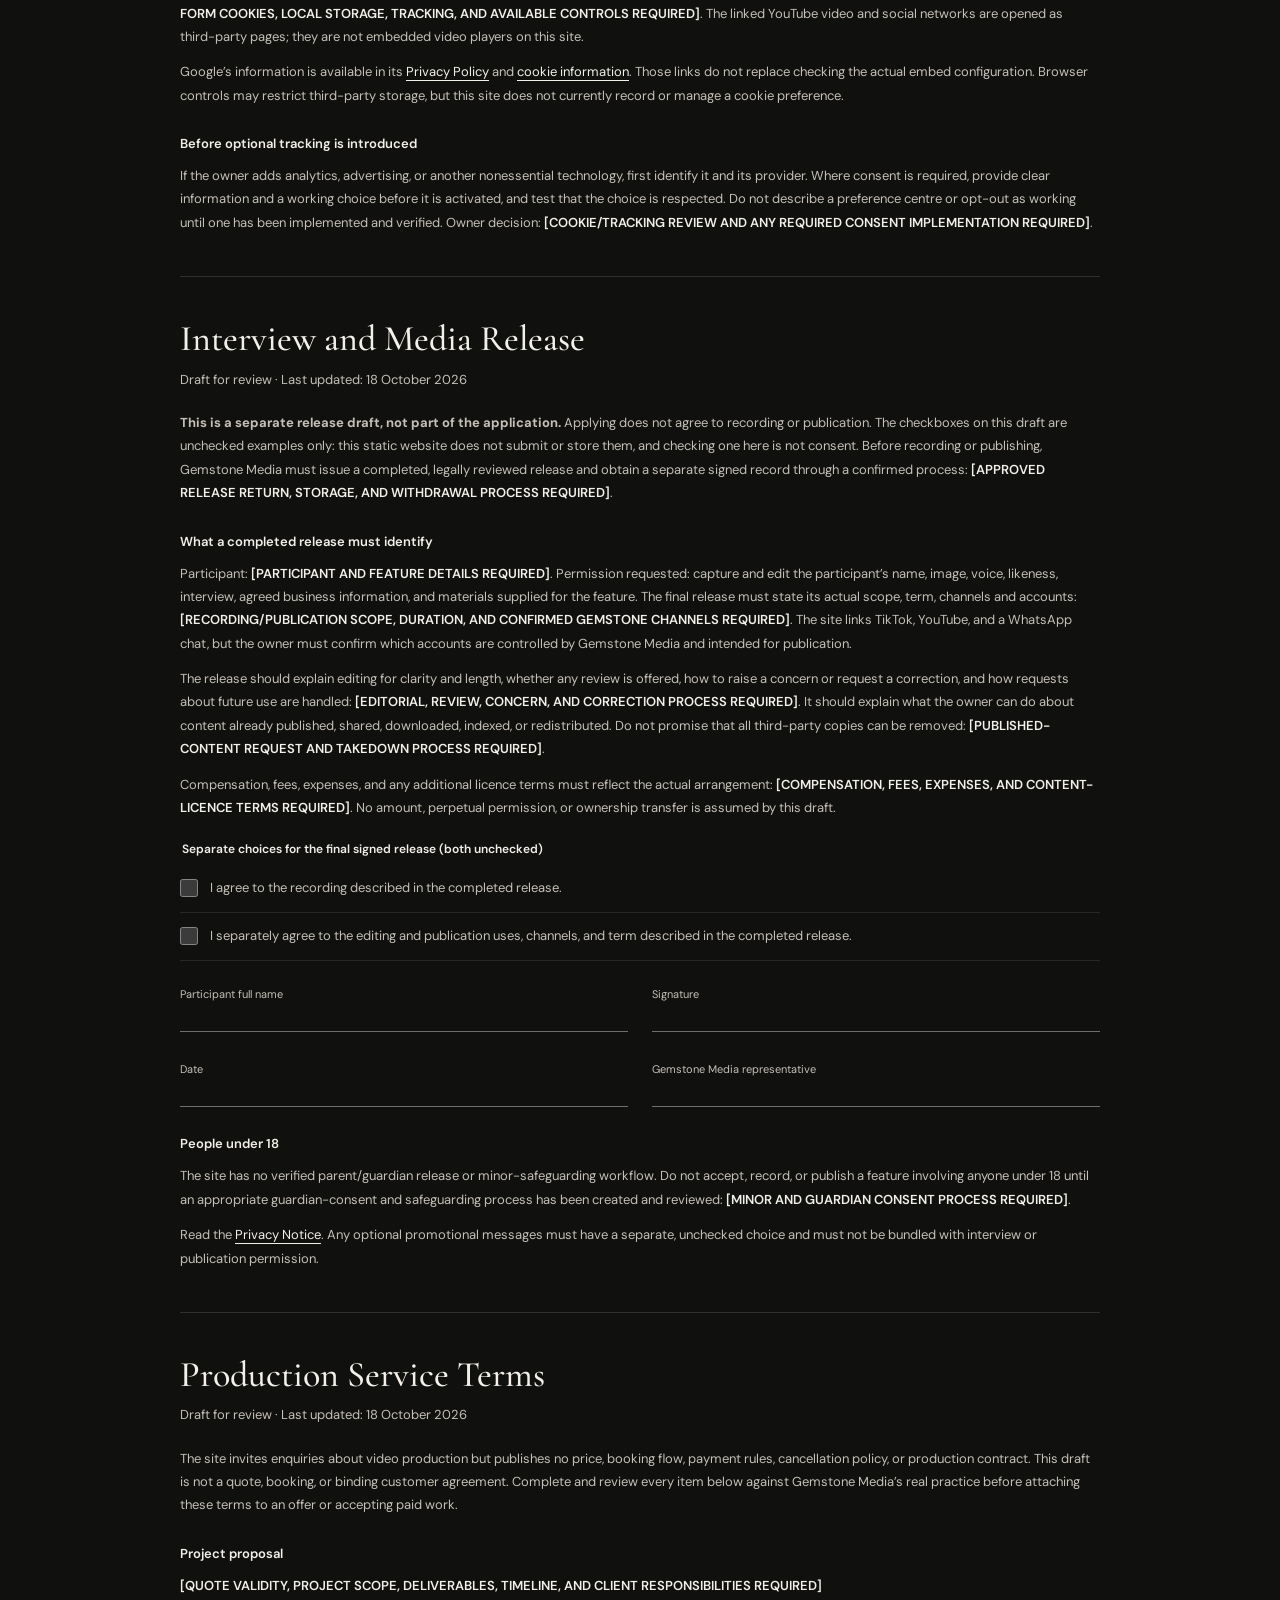
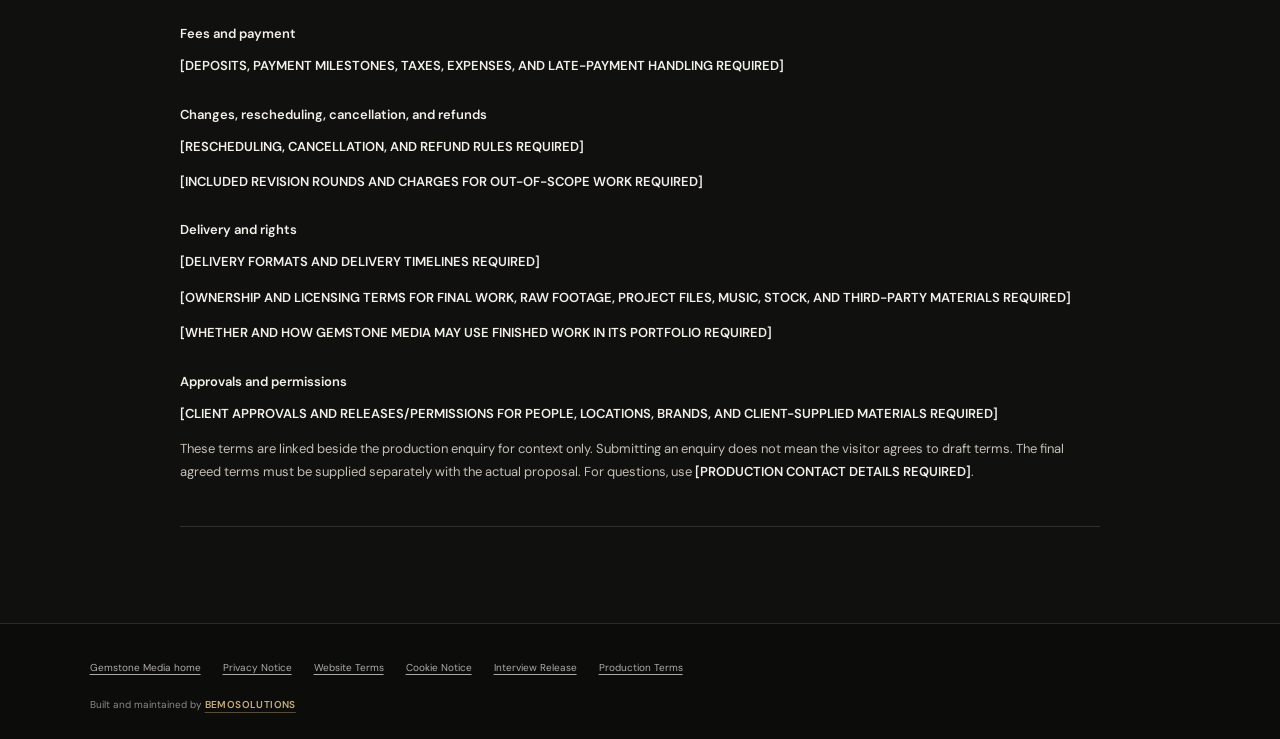
<file: gemstone/policies.html>
<!doctype html>
<html lang="en">
  <head>
    <meta charset="utf-8">
    <meta name="viewport" content="width=device-width, initial-scale=1">
    <meta name="theme-color" content="#10100f">
    <meta name="description" content="Draft privacy, website, cookie, interview release, and production terms for Gemstone Media.">
    <title>Policies and Release Drafts | Gemstone Media</title>
    <link rel="preconnect" href="https://fonts.googleapis.com">
    <link rel="preconnect" href="https://fonts.gstatic.com" crossorigin>
    <link href="https://fonts.googleapis.com/css2?family=Cormorant+Garamond:wght@400;500;600&family=DM+Sans:wght@400;500;600&display=swap" rel="stylesheet">
    <link rel="stylesheet" href="./styles.css?v=policies-draft"><link rel="stylesheet" href="./enhance.css?v=images-fix">
  </head>
  <body class="policy-page">
    <a class="policy-skip" href="#policy-content">Skip to policies</a>
    <header class="policy-header">
      <a class="wordmark" href="./index.html" aria-label="Gemstone Media home">
        <img class="brand-emblem" src="./favicon/gemstone-favicon.png" alt="" width="28" height="28">
        <span>GEMSTONE MEDIA</span>
      </a>
      <a class="button button--quiet" href="./index.html#contact">Apply / enquire</a>
    </header>

    <main class="policy-main" id="policy-content">
      <div class="policy-shell">
        <p class="section-kicker">Gemstone Media / Policies</p>
        <h1 class="policy-heading">Policies and release drafts</h1>
        <p class="policy-status">Draft for review · Last updated: 18 October 2026</p>
        <p class="policy-lede">These draft documents describe the current website as inspected. They are not legal advice, do not certify compliance, and are not final until every marked business fact is confirmed and the owner has obtained appropriate South African legal review.</p>

        <nav class="policy-index" aria-label="Policy sections">
          <a href="#privacy">Privacy Notice</a>
          <a href="#website-terms">Website Terms</a>
          <a href="#cookie-notice">Cookie Notice</a>
          <a href="#interview-release">Interview Release</a>
          <a href="#production-terms">Production Terms</a>
        </nav>
        <p class="policy-draft-notice"><strong>Owner action required:</strong> bracketed text is an unmistakable placeholder, not a verified fact. Do not publish these drafts as final, use the release to obtain consent, or rely on production terms until the checklist has been completed and the documents reviewed.</p>

        <div class="policy-content">
          <section id="privacy" aria-labelledby="privacy-title">
            <h2 id="privacy-title">Privacy Notice</h2>
            <p class="policy-meta">Draft for review · Last updated: 18 October 2026</p>
            <h3>Who is responsible</h3>
            <p>The website presents Gemstone Media as a South African interview and video-production platform. The legal entity or person responsible for personal information is not identified on the site. Responsible party: <strong class="policy-placeholder">[BUSINESS LEGAL NAME REQUIRED]</strong>, trading as Gemstone Media; business address: <strong class="policy-placeholder">[BUSINESS ADDRESS REQUIRED]</strong>; Information Officer: <strong class="policy-placeholder">[INFORMATION OFFICER NAME AND TITLE REQUIRED]</strong>; privacy contact: <strong class="policy-placeholder">[PRIVACY CONTACT EMAIL REQUIRED]</strong>.</p>

            <h3>Information collected and how</h3>
            <p>The application and production-enquiry form is an embedded Google Form. Its current questions request full name, business name, email address, phone or WhatsApp number, business location, products or services, what makes the business distinctive, the type of help requested, and goals; website/social links and additional notes are marked optional. The other listed fields are marked required in the form. Before publication, confirm each required question is needed for the selected enquiry type and remove any unnecessary field: <strong class="policy-placeholder">[FORM NECESSITY AND DATA-MINIMISATION REVIEW REQUIRED]</strong>. Google receives information submitted through its form service. The site does not reveal which Gemstone Media accounts can access responses or where response data is stored: <strong class="policy-placeholder">[FORM ACCOUNT ACCESS, RECIPIENTS, AND STORAGE LOCATION REQUIRED]</strong>.</p>
            <p>The site source contains no first-party analytics, advertising pixel, newsletter tool, cookie script, or site-side form-submission endpoint. It requests fonts from Google Fonts and loads the Google Form in an iframe. The hosting provider and server-log details are not identified in the site: <strong class="policy-placeholder">[HOSTING PROVIDER, LOGGED DATA, ACCESS, AND RETENTION REQUIRED]</strong>. A YouTube video is linked, not embedded; social links open third-party platforms when followed. Those providers apply their own terms and privacy practices.</p>

            <h3>Purposes and use</h3>
            <ul>
              <li>Respond to application and production enquiries and ask follow-up questions.</li>
              <li>Assess an interview-feature application or understand a requested production service.</li>
              <li>Arrange and communicate about work only if the parties separately agree to proceed.</li>
              <li>Record or publish a person’s feature only after a separate, suitable release has been obtained. Sending an application does not itself authorize recording or publication.</li>
            </ul>
            <p>Do not use enquiry details for promotional electronic marketing merely because someone applied or asked about production. The current form has no newsletter or marketing-consent question. Any future direct marketing must be separately reviewed against POPIA, including section 69 and the Information Regulator’s guidance; provide an optional, unchecked choice and a working unsubscribe method if marketing is introduced.</p>

            <h3>Recipients and transfers</h3>
            <p>Google Forms processes the form submission as the third-party form provider. Google Fonts is requested from Google when pages load. The exact Google account, provider configuration, access roles, subprocessors and processing locations used by Gemstone Media have not been verified: <strong class="policy-placeholder">[GOOGLE SERVICE CONFIGURATION AND CROSS-BORDER PROCESSING DETAILS REQUIRED]</strong>. Other staff, contractors, email providers, hosts, or processors who can receive personal information must be identified here: <strong class="policy-placeholder">[AUTHORIZED STAFF, CONTRACTORS, EMAIL PROVIDER, AND OTHER RECIPIENTS REQUIRED]</strong>.</p>

            <h3>Retention and protection</h3>
            <p>The website does not publish a retention schedule or a description of security practices. Complete these from actual practice, not an assumed standard: <strong class="policy-placeholder">[RETENTION AND DELETION PERIODS BY DATA CATEGORY REQUIRED]</strong> and <strong class="policy-placeholder">[ACCURATE SECURITY PRACTICES SUMMARY REQUIRED]</strong>.</p>

            <h3>Your choices and privacy requests</h3>
            <p>Subject to applicable law, you may ask the responsible party for access to or correction of your personal information, ask for deletion or restriction where applicable, object to certain processing, withdraw consent where consent is the basis for processing, or raise a concern. Contact <strong class="policy-placeholder">[PRIVACY REQUEST EMAIL AND INFORMATION OFFICER CONTACT REQUIRED]</strong>. You may also raise a complaint with the South African Information Regulator; see <a href="https://inforegulator.org.za/">the Regulator’s official site</a>. The owner must confirm a monitored request-handling process before publication.</p>
            <p>Relevant references: <a href="https://www.gov.za/documents/protection-personal-information-act">Protection of Personal Information Act 4 of 2013 (official text)</a> and the <a href="https://inforegulator.org.za/wp-content/uploads/2020/07/GUIDANCE-NOTE-ON-DIRECT-MARKETING-IN-TERMS-OF-THE-PROTECTION-OF-PERSONAL-INFORMATION-ACT-4-OF-2013-POPIA.pdf">Information Regulator’s direct-marketing guidance, dated 3 December 2024</a>.</p>
          </section>

          <section id="website-terms" aria-labelledby="terms-title">
            <h2 id="terms-title">Website Terms of Use</h2>
            <p class="policy-meta">Draft for review · Last updated: 18 October 2026</p>
            <h3>Using this website</h3>
            <p>You may browse the site and use its application/enquiry form for a genuine enquiry. Do not submit information you are not entitled to share, misuse another person’s information, interfere with the site, attempt unauthorized access, or use the form for spam or unlawful activity. The owner must confirm a contact route for website questions: <strong class="policy-placeholder">[WEBSITE CONTACT DETAILS REQUIRED]</strong>.</p>

            <h3>Website material</h3>
            <p>The site displays the Gemstone Media name and logo, text, photographs, and video imagery. The site source does not establish ownership or permissions for every item: <strong class="policy-placeholder">[RIGHTS HOLDERS AND PERMISSIONS FOR LOGO, TEXT, PHOTOGRAPHS, VIDEO, MUSIC, AND OTHER MATERIAL REQUIRED]</strong>. Do not copy or reuse material without permission from its rights holder, except where applicable law permits it or an express licence applies. Third-party material remains subject to its own rights and licence terms.</p>

            <h3>Links, embeds, accuracy, and availability</h3>
            <p>The application form is provided by Google Forms. The site also links to YouTube and social platforms. These third-party services are not operated by this website; review their terms and privacy notices before using them. Website content is general information about the platform and may change or contain errors. The site does not promise uninterrupted availability or that every description remains current. Nothing here removes a right or remedy that cannot lawfully be excluded.</p>

            <h3>Enquiries and separate service agreements</h3>
            <p>This website currently provides an enquiry/application form; it has no checkout, booking confirmation, price list, deposit collection, or online payment flow. Submitting a form is not acceptance of a production quote and does not create an interview release. Any paid production proposal must set out its actual scope and terms separately before work is agreed. If online ordering or booking is added, confirm and provide applicable supplier disclosures and consumer information before launch.</p>
            <p>Relevant references for owner/legal review: <a href="https://www.gov.za/documents/electronic-communications-and-transactions-act">Electronic Communications and Transactions Act 25 of 2002 (official text)</a> and <a href="https://www.gov.za/documents/consumer-protection-act">Consumer Protection Act 68 of 2008 (official text)</a>. Whether particular provisions apply to a future transaction depends on the actual service and transaction; obtain advice rather than treating this draft as a legal conclusion.</p>

            <h3>Updates</h3>
            <p>The owner may revise these terms by publishing a dated version here. The “Last updated” date identifies the draft currently displayed; until approved, this page remains marked “Draft for review.” For a question, contact <strong class="policy-placeholder">[WEBSITE CONTACT DETAILS REQUIRED]</strong>.</p>
          </section>

          <section id="cookie-notice" aria-labelledby="cookies-title">
            <h2 id="cookies-title">Cookie Notice</h2>
            <p class="policy-meta">Draft for review · Last updated: 18 October 2026</p>
            <h3>What the site currently does</h3>
            <p>The reviewed static site does not implement its own analytics, advertising pixels, cookie banner, preference centre, consent record, or cookie-setting code. No first-party nonessential tracking tool was found in the site files. For that reason, this draft does not claim to offer cookie choices and no cookie banner has been added.</p>

            <h3>Third-party services</h3>
            <p>The site requests Google Fonts and includes a Google Forms iframe for the application/enquiry form. Google may use cookies or other storage in connection with its services. The exact technologies, purposes, and settings used by this particular form/account have not been verified: <strong class="policy-placeholder">[VERIFY GOOGLE FORM COOKIES, LOCAL STORAGE, TRACKING, AND AVAILABLE CONTROLS REQUIRED]</strong>. The linked YouTube video and social networks are opened as third-party pages; they are not embedded video players on this site.</p>
            <p>Google’s information is available in its <a href="https://policies.google.com/privacy">Privacy Policy</a> and <a href="https://policies.google.com/technologies/cookies">cookie information</a>. Those links do not replace checking the actual embed configuration. Browser controls may restrict third-party storage, but this site does not currently record or manage a cookie preference.</p>

            <h3>Before optional tracking is introduced</h3>
            <p>If the owner adds analytics, advertising, or another nonessential technology, first identify it and its provider. Where consent is required, provide clear information and a working choice before it is activated, and test that the choice is respected. Do not describe a preference centre or opt-out as working until one has been implemented and verified. Owner decision: <strong class="policy-placeholder">[COOKIE/TRACKING REVIEW AND ANY REQUIRED CONSENT IMPLEMENTATION REQUIRED]</strong>.</p>
          </section>

          <section id="interview-release" aria-labelledby="release-title">
            <h2 id="release-title">Interview and Media Release</h2>
            <p class="policy-meta">Draft for review · Last updated: 18 October 2026</p>
            <p><strong>This is a separate release draft, not part of the application.</strong> Applying does not agree to recording or publication. The checkboxes on this draft are unchecked examples only: this static website does not submit or store them, and checking one here is not consent. Before recording or publishing, Gemstone Media must issue a completed, legally reviewed release and obtain a separate signed record through a confirmed process: <strong class="policy-placeholder">[APPROVED RELEASE RETURN, STORAGE, AND WITHDRAWAL PROCESS REQUIRED]</strong>.</p>

            <h3>What a completed release must identify</h3>
            <p>Participant: <strong class="policy-placeholder">[PARTICIPANT AND FEATURE DETAILS REQUIRED]</strong>. Permission requested: capture and edit the participant’s name, image, voice, likeness, interview, agreed business information, and materials supplied for the feature. The final release must state its actual scope, term, channels and accounts: <strong class="policy-placeholder">[RECORDING/PUBLICATION SCOPE, DURATION, AND CONFIRMED GEMSTONE CHANNELS REQUIRED]</strong>. The site links TikTok, YouTube, and a WhatsApp chat, but the owner must confirm which accounts are controlled by Gemstone Media and intended for publication.</p>
            <p>The release should explain editing for clarity and length, whether any review is offered, how to raise a concern or request a correction, and how requests about future use are handled: <strong class="policy-placeholder">[EDITORIAL, REVIEW, CONCERN, AND CORRECTION PROCESS REQUIRED]</strong>. It should explain what the owner can do about content already published, shared, downloaded, indexed, or redistributed. Do not promise that all third-party copies can be removed: <strong class="policy-placeholder">[PUBLISHED-CONTENT REQUEST AND TAKEDOWN PROCESS REQUIRED]</strong>.</p>
            <p>Compensation, fees, expenses, and any additional licence terms must reflect the actual arrangement: <strong class="policy-placeholder">[COMPENSATION, FEES, EXPENSES, AND CONTENT-LICENCE TERMS REQUIRED]</strong>. No amount, perpetual permission, or ownership transfer is assumed by this draft.</p>

            <fieldset class="release-choices">
              <legend>Separate choices for the final signed release (both unchecked)</legend>
              <label><input type="checkbox"> I agree to the recording described in the completed release.</label>
              <label><input type="checkbox"> I separately agree to the editing and publication uses, channels, and term described in the completed release.</label>
            </fieldset>
            <div class="policy-signature-grid" aria-label="Draft signature fields">
              <div class="policy-signature-line">Participant full name</div>
              <div class="policy-signature-line">Signature</div>
              <div class="policy-signature-line">Date</div>
              <div class="policy-signature-line">Gemstone Media representative</div>
            </div>

            <h3>People under 18</h3>
            <p>The site has no verified parent/guardian release or minor-safeguarding workflow. Do not accept, record, or publish a feature involving anyone under 18 until an appropriate guardian-consent and safeguarding process has been created and reviewed: <strong class="policy-placeholder">[MINOR AND GUARDIAN CONSENT PROCESS REQUIRED]</strong>.</p>
            <p>Read the <a href="#privacy">Privacy Notice</a>. Any optional promotional messages must have a separate, unchecked choice and must not be bundled with interview or publication permission.</p>
          </section>

          <section id="production-terms" aria-labelledby="production-title">
            <h2 id="production-title">Production Service Terms</h2>
            <p class="policy-meta">Draft for review · Last updated: 18 October 2026</p>
            <p>The site invites enquiries about video production but publishes no price, booking flow, payment rules, cancellation policy, or production contract. This draft is not a quote, booking, or binding customer agreement. Complete and review every item below against Gemstone Media’s real practice before attaching these terms to an offer or accepting paid work.</p>

            <h3>Project proposal</h3>
            <p><strong class="policy-placeholder">[QUOTE VALIDITY, PROJECT SCOPE, DELIVERABLES, TIMELINE, AND CLIENT RESPONSIBILITIES REQUIRED]</strong></p>

            <h3>Fees and payment</h3>
            <p><strong class="policy-placeholder">[DEPOSITS, PAYMENT MILESTONES, TAXES, EXPENSES, AND LATE-PAYMENT HANDLING REQUIRED]</strong></p>

            <h3>Changes, rescheduling, cancellation, and refunds</h3>
            <p><strong class="policy-placeholder">[RESCHEDULING, CANCELLATION, AND REFUND RULES REQUIRED]</strong></p>
            <p><strong class="policy-placeholder">[INCLUDED REVISION ROUNDS AND CHARGES FOR OUT-OF-SCOPE WORK REQUIRED]</strong></p>

            <h3>Delivery and rights</h3>
            <p><strong class="policy-placeholder">[DELIVERY FORMATS AND DELIVERY TIMELINES REQUIRED]</strong></p>
            <p><strong class="policy-placeholder">[OWNERSHIP AND LICENSING TERMS FOR FINAL WORK, RAW FOOTAGE, PROJECT FILES, MUSIC, STOCK, AND THIRD-PARTY MATERIALS REQUIRED]</strong></p>
            <p><strong class="policy-placeholder">[WHETHER AND HOW GEMSTONE MEDIA MAY USE FINISHED WORK IN ITS PORTFOLIO REQUIRED]</strong></p>

            <h3>Approvals and permissions</h3>
            <p><strong class="policy-placeholder">[CLIENT APPROVALS AND RELEASES/PERMISSIONS FOR PEOPLE, LOCATIONS, BRANDS, AND CLIENT-SUPPLIED MATERIALS REQUIRED]</strong></p>
            <p>These terms are linked beside the production enquiry for context only. Submitting an enquiry does not mean the visitor agrees to draft terms. The final agreed terms must be supplied separately with the actual proposal. For questions, use <strong class="policy-placeholder">[PRODUCTION CONTACT DETAILS REQUIRED]</strong>.</p>
          </section>
        </div>
      </div>
    </main>

    <footer class="policy-footer">
      <nav aria-label="Policies and release information">
        <a href="./index.html">Gemstone Media home</a>
        <a href="#privacy">Privacy Notice</a>
        <a href="#website-terms">Website Terms</a>
        <a href="#cookie-notice">Cookie Notice</a>
        <a href="#interview-release">Interview Release</a>
        <a href="#production-terms">Production Terms</a>
      </nav>
      <p class="policy-credit">Built and maintained by <a href="https://bemosolutions.co.za" target="_blank" rel="noopener">BEMOSOLUTIONS</a></p>
    </footer>
  </body>
</html>
</file>
<file: gemstone/styles.css>
:root {
  color-scheme: dark;
  --ink: #f3f0e9;
  --muted: #c5c0b6;
  --gold: #c9ad7a;
  --charcoal: #10100f;
  --page-gutter: clamp(28px, 7vw, 112px);
  font-family: "DM Sans", sans-serif;
  background: var(--charcoal);
  color: var(--ink);
  font-synthesis: none;
  text-rendering: optimizeLegibility;
  -webkit-font-smoothing: antialiased;
  -moz-osx-font-smoothing: grayscale;
}

* {
  box-sizing: border-box;
}

html {
  scroll-behavior: smooth;
  background: var(--charcoal);
}

body {
  min-width: 0;
  margin: 0;
  background: var(--charcoal);
}

a {
  color: inherit;
}

.hero {
  position: relative;
  min-height: 100vh;
  min-height: 100svh;
  background: var(--charcoal);
}

.hero.is-scrollable {
  height: 400vh;
  height: 400svh;
}

.hero::after {
  position: absolute;
  z-index: 3;
  right: 0;
  bottom: 0;
  left: 0;
  height: 20svh;
  min-height: 100px;
  pointer-events: none;
  background: linear-gradient(180deg, transparent, rgba(16, 16, 15, 0.54) 58%, var(--charcoal));
  content: "";
}

.stage {
  position: sticky;
  top: 0;
  height: 100vh;
  height: 100svh;
  height: 100dvh;
  min-height: 0;
  overflow: hidden;
  isolation: isolate;
  background: var(--charcoal);
}

.sequence,
.poster {
  position: absolute;
  inset: 0;
  display: block;
  width: 100%;
  height: 100%;
  object-fit: cover;
  object-position: 54% center;
}

.sequence {
  z-index: 1;
}

.sequence.is-hidden {
  display: none;
}

.poster {
  z-index: 0;
}

.hero-copy,
.loading,
.frame-count {
  position: absolute;
  z-index: 2;
}

.site-nav {
  position: fixed;
  z-index: 20;
  top: 0;
  right: 0;
  left: 0;
  min-height: calc(78px + env(safe-area-inset-top));
  display: flex;
  align-items: center;
  justify-content: space-between;
  gap: 32px;
  padding: env(safe-area-inset-top) max(var(--page-gutter), calc(env(safe-area-inset-right) + 16px)) 0 max(var(--page-gutter), calc(env(safe-area-inset-left) + 16px));
  border-bottom: 1px solid transparent;
  transition: background-color 180ms ease, border-color 180ms ease, backdrop-filter 180ms ease;
}

.site-nav.is-scrolled,
.site-nav.is-open {
  border-color: rgba(243, 240, 233, 0.1);
  background: rgba(16, 16, 15, 0.94);
  backdrop-filter: blur(12px);
}

.site-links {
  display: inline-flex;
  align-items: center;
  gap: 30px;
}

.site-links a,
.footer-links a {
  color: rgba(243, 240, 233, 0.78);
  font-size: 11px;
  text-decoration: none;
  transition: color 160ms ease;
}

.site-links a {
  display: inline-flex;
  min-height: 44px;
  align-items: center;
}

.site-links a:hover,
.footer-links a:hover {
  color: var(--gold);
}

.nav-toggle {
  display: none;
  min-height: 44px;
  align-items: center;
  gap: 11px;
  padding: 10px 0 10px 10px;
  border: 0;
  background: transparent;
  color: var(--ink);
  font: inherit;
  font-size: 11px;
  cursor: pointer;
}

.nav-toggle__icon,
.nav-toggle__icon::before,
.nav-toggle__icon::after {
  display: block;
  width: 16px;
  height: 1px;
  background: currentColor;
}

.nav-toggle__icon {
  position: relative;
}

.nav-toggle__icon::before,
.nav-toggle__icon::after {
  position: absolute;
  left: 0;
  content: "";
}

.nav-toggle__icon::before {
  top: -5px;
}

.nav-toggle__icon::after {
  top: 5px;
}

.wordmark {
  display: inline-flex;
  min-height: 44px;
  align-items: center;
  gap: 12px;
  color: var(--ink);
  font-size: 11px;
  font-weight: 600;
  text-decoration: none;
}

.brand-emblem {
  display: block;
  width: 28px;
  height: 28px;
  flex: 0 0 auto;
  object-fit: contain;
}

.brand-emblem--footer {
  width: 22px;
  height: 22px;
}

.hero-copy {
  top: 50%;
  left: max(var(--page-gutter), calc(env(safe-area-inset-left) + 16px));
  width: min(500px, 43vw);
  transform: translateY(-43%);
}

.eyebrow {
  margin: 0 0 22px;
  color: var(--gold);
  font-size: 10px;
  font-weight: 600;
  line-height: 1.5;
  text-transform: uppercase;
}

h1 {
  margin: 0;
  color: var(--ink);
  font-family: "Cormorant Garamond", Georgia, serif;
  font-size: 86px;
  font-weight: 500;
  line-height: 0.94;
  text-shadow: 0 1px 18px rgba(0, 0, 0, 0.22);
}

.intro {
  max-width: 340px;
  margin: 25px 0 0;
  color: rgba(243, 240, 233, 0.82);
  font-size: 14px;
  line-height: 1.8;
  text-shadow: 0 1px 12px rgba(0, 0, 0, 0.45);
}

.hero-copy--vision {
  width: min(740px, 60vw);
}

.hero-copy--vision .intro {
  max-width: 680px;
  font-size: 13px;
  line-height: 1.68;
}

.actions {
  display: flex;
  align-items: center;
  gap: 27px;
  margin-top: 31px;
}

.button {
  display: inline-flex;
  min-height: 48px;
  align-items: center;
  justify-content: center;
  gap: 17px;
  font-size: 12px;
  font-weight: 600;
  text-decoration: none;
  transition: background-color 160ms ease, color 160ms ease, border-color 160ms ease;
}

.button--primary {
  padding: 0 18px;
  background: var(--gold);
  color: #171512;
}

.button--primary:hover {
  border-color: #e1c99b;
  background: #e1c99b;
}

.button--quiet {
  min-height: 38px;
  border-bottom: 1px solid rgba(243, 240, 233, 0.48);
  color: var(--ink);
}

.button--quiet:hover {
  border-color: var(--gold);
  color: var(--gold);
}

.button:focus-visible,
.wordmark:focus-visible {
  outline: 2px solid var(--ink);
  outline-offset: 5px;
}

.button__arrow {
  position: relative;
  width: 13px;
  height: 1px;
  background: currentColor;
}

.button__arrow::after {
  position: absolute;
  top: -3px;
  right: 0;
  width: 6px;
  height: 6px;
  border-top: 1px solid currentColor;
  border-right: 1px solid currentColor;
  content: "";
  transform: rotate(45deg);
}

.loading {
  right: max(var(--page-gutter), calc(env(safe-area-inset-right) + 16px));
  bottom: calc(36px + env(safe-area-inset-bottom));
  display: flex;
  align-items: center;
  gap: 10px;
  color: rgba(243, 240, 233, 0.72);
  font-size: 9px;
  text-transform: uppercase;
  transition: opacity 300ms ease;
}

.loading__line {
  width: 34px;
  height: 1px;
  background: rgba(243, 240, 233, 0.3);
}

.loading__line span {
  display: block;
  width: 0;
  height: 100%;
  background: var(--gold);
  transition: width 120ms linear;
}

.loading.is-hidden {
  opacity: 0;
  pointer-events: none;
}

.frame-count {
  right: max(var(--page-gutter), calc(env(safe-area-inset-right) + 16px));
  bottom: calc(67px + env(safe-area-inset-bottom));
  margin: 0;
  color: rgba(243, 240, 233, 0.74);
  font-size: 9px;
}

.frame-count__divider {
  padding: 0 7px;
  color: var(--gold);
}

.sequence-end {
  position: absolute;
  bottom: 0;
  left: 0;
  width: 1px;
  height: 1px;
}

@media (min-width: 1500px) {
  h1 {
    font-size: 96px;
  }
}

@media (max-width: 900px) {
  :root {
    --page-gutter: 44px;
  }

  .hero.is-scrollable {
    height: 360svh;
  }

  .hero-copy {
    width: min(470px, 54vw);
  }

  .hero-copy--vision {
    width: min(650px, 64vw);
  }

  h1 {
    font-size: 72px;
  }
}

@media (max-width: 600px) {
  :root {
    --page-gutter: 25px;
  }

  .site-nav {
    min-height: calc(68px + env(safe-area-inset-top));
  }

  .stage {
    min-height: 0;
  }

  .sequence,
  .poster {
    object-position: 68% center;
  }

  .hero-copy {
    top: calc(env(safe-area-inset-top) + 68px + clamp(12px, 3svh, 28px));
    right: max(var(--page-gutter), calc(env(safe-area-inset-right) + 16px));
    left: max(var(--page-gutter), calc(env(safe-area-inset-left) + 16px));
    width: auto;
    transform: none;
  }

  .hero-copy--vision {
    width: auto;
  }

  .hero.is-scrollable {
    height: 320svh;
  }

  .eyebrow {
    margin-bottom: 12px;
    font-size: 9px;
  }

  h1 {
    font-size: clamp(38px, 11vw, 48px);
    line-height: 0.94;
  }

  .intro {
    max-width: 290px;
    margin-top: 12px;
    font-size: 12px;
    line-height: 1.5;
  }

  .hero-copy--vision .intro {
    max-width: none;
    font-size: 11px;
    line-height: 1.5;
  }

  .actions {
    flex-wrap: wrap;
    gap: 10px 22px;
    margin-top: 13px;
  }

  .hero-copy .button {
    min-height: 44px;
    font-size: 11px;
  }

  .button--primary {
    padding: 0 14px;
  }

  .loading {
    bottom: calc(20px + env(safe-area-inset-bottom));
    left: max(var(--page-gutter), calc(env(safe-area-inset-left) + 16px));
    right: auto;
    font-size: 8px;
  }

  .frame-count {
    right: max(var(--page-gutter), calc(env(safe-area-inset-right) + 16px));
    bottom: calc(20px + env(safe-area-inset-bottom));
  }
}

@media (max-width: 360px) {
  h1 {
    font-size: 38px;
  }
}

@media (max-width: 900px) and (max-height: 500px) {
  .hero.is-scrollable {
    height: 320svh;
  }

  .hero-copy {
    top: calc(env(safe-area-inset-top) + 68px + clamp(8px, 4svh, 20px));
    right: max(var(--page-gutter), calc(env(safe-area-inset-right) + 16px));
    left: max(var(--page-gutter), calc(env(safe-area-inset-left) + 16px));
    width: min(440px, 56vw);
    transform: none;
  }

  h1 {
    font-size: clamp(38px, 13svh, 52px);
  }

  .eyebrow {
    margin-bottom: 8px;
  }

  .intro {
    margin-top: 10px;
    font-size: 12px;
    line-height: 1.45;
  }

  .actions {
    gap: 12px 18px;
    margin-top: 10px;
  }

  .hero-copy .button {
    min-height: 44px;
  }

  .loading {
    bottom: calc(12px + env(safe-area-inset-bottom));
  }

  .frame-count {
    bottom: calc(40px + env(safe-area-inset-bottom));
  }
}

.hero-copy {
  text-align: center;
}

.intro {
  margin-right: auto;
  margin-left: auto;
}

.hero-copy .actions {
  justify-content: center;
}

@media (prefers-reduced-motion: reduce) {
  html {
    scroll-behavior: auto;
  }

  *,
  *::before,
  *::after {
    transition-duration: 0.01ms !important;
  }
}
    height: 100vh;
    height: 100svh;
    height: 100dvh;
  height: 100svh;
  min-height: 540px;
  overflow: hidden;
  isolation: isolate;
  background: var(--charcoal);
}

.sequence,
.poster {
  position: absolute;
    min-height: calc(78px + env(safe-area-inset-top));
  display: block;
  width: 100%;
  height: 100%;
  object-fit: cover;
  object-position: 54% center;
}

.sequence {
  z-index: 1;
}

.sequence.is-hidden {
  display: none;
}

.poster {
  z-index: 0;
}

.hero-copy,
.loading,
.frame-count {
  position: absolute;
  z-index: 2;
}

.site-nav {
  position: fixed;
    left: max(var(--page-gutter), calc(env(safe-area-inset-left) + 16px));
  top: 0;
  right: 0;
  left: 0;
    right: max(var(--page-gutter), calc(env(safe-area-inset-right) + 16px));
    bottom: calc(36px + env(safe-area-inset-bottom));
  align-items: center;
  justify-content: space-between;
  gap: 32px;
    right: max(var(--page-gutter), calc(env(safe-area-inset-right) + 16px));
    bottom: calc(67px + env(safe-area-inset-bottom));
  transition: background-color 180ms ease, border-color 180ms ease, backdrop-filter 180ms ease;
}

.site-nav.is-scrolled,
.site-nav.is-open {
  border-color: rgba(243, 240, 233, 0.1);
  background: rgba(16, 16, 15, 0.94);
  backdrop-filter: blur(12px);
}

.site-links a,
.footer-links a {
  color: rgba(243, 240, 233, 0.78);
  font-size: 11px;
  text-decoration: none;
  transition: color 160ms ease;
}
.site-links a:hover,
.footer-links a:hover {
  color: var(--gold);
}
.nav-toggle {
  display: none;
  align-items: center;
  gap: 11px;
  padding: 10px 0 10px 10px;
  border: 0;
  background: transparent;
  color: var(--ink);
  font: inherit;
  font-size: 11px;
  cursor: pointer;
}

.nav-toggle__icon,
.nav-toggle__icon::before,
.nav-toggle__icon::after {
  display: block;
  width: 16px;
  height: 1px;
  background: currentColor;
}

.nav-toggle__icon {
  position: relative;
}

.nav-toggle__icon::before,
.nav-toggle__icon::after {
  position: absolute;
  left: 0;
  content: "";
}

.nav-toggle__icon::before {
  top: -5px;
}

.nav-toggle__icon::after {
  top: 5px;
}

.wordmark {
  display: inline-flex;
  align-items: center;
  gap: 12px;
  color: var(--ink);
  font-size: 11px;
  font-weight: 600;
  text-decoration: none;
}

.brand-emblem {
  display: block;
  width: 28px;
  height: 28px;
  flex: 0 0 auto;
  object-fit: contain;
}

.brand-emblem--footer {
  width: 22px;
  height: 22px;
}

.hero-copy {
  top: 50%;
  left: var(--page-gutter);
  width: min(500px, 43vw);
  transform: translateY(-43%);
}

.eyebrow {
  margin: 0 0 22px;
  color: var(--gold);
  font-size: 10px;
  font-weight: 600;
  line-height: 1.5;
  text-transform: uppercase;
}

h1 {
  margin: 0;
  color: var(--ink);
  font-family: "Cormorant Garamond", Georgia, serif;
  font-size: 86px;
  font-weight: 500;
  line-height: 0.94;
  text-shadow: 0 1px 18px rgba(0, 0, 0, 0.22);
}

.intro {
  max-width: 340px;
  margin: 25px 0 0;
  color: rgba(243, 240, 233, 0.82);
  font-size: 14px;
  line-height: 1.8;
  text-shadow: 0 1px 12px rgba(0, 0, 0, 0.45);
}

.actions {
  display: flex;
  align-items: center;
  gap: 27px;
  margin-top: 31px;
}

.button {
  display: inline-flex;
  min-height: 48px;
  align-items: center;
  justify-content: center;
  gap: 17px;
  font-size: 12px;
  font-weight: 600;
  text-decoration: none;
  transition: background-color 160ms ease, color 160ms ease, border-color 160ms ease;
}

.button--primary {
  padding: 0 18px;
  background: var(--gold);
  color: #171512;
}

.button--primary:hover {
  border-color: #e1c99b;
  background: #e1c99b;
}

.button--quiet {
  min-height: 38px;
  border-bottom: 1px solid rgba(243, 240, 233, 0.48);
  color: var(--ink);
}

.button--quiet:hover {
  border-color: var(--gold);
  color: var(--gold);
}

.button:focus-visible,
.wordmark:focus-visible {
  outline: 2px solid var(--ink);
  outline-offset: 5px;
}

.button__arrow {
  position: relative;
  width: 13px;
  height: 1px;
  background: currentColor;
}

.button__arrow::after {
  position: absolute;
  top: -3px;
  right: 0;
  width: 6px;
  height: 6px;
  border-top: 1px solid currentColor;
  border-right: 1px solid currentColor;
  content: "";
  transform: rotate(45deg);
}

.loading {
  right: var(--page-gutter);
  bottom: 36px;
  display: flex;
  align-items: center;
  gap: 10px;
  color: rgba(243, 240, 233, 0.72);
  font-size: 9px;
  text-transform: uppercase;
  transition: opacity 300ms ease;
}

.loading__line {
  width: 34px;
  height: 1px;
  background: rgba(243, 240, 233, 0.3);
}

.loading__line span {
  display: block;
  width: 0;
  height: 100%;
  background: var(--gold);
  transition: width 120ms linear;
}

.loading.is-hidden {
  opacity: 0;
  pointer-events: none;
}

.frame-count {
  right: var(--page-gutter);
  bottom: 67px;
  margin: 0;
  color: rgba(243, 240, 233, 0.74);
  font-size: 9px;
}

.frame-count__divider {
  padding: 0 7px;
  color: var(--gold);
}

.sequence-end {
  position: absolute;
  bottom: 0;
  left: 0;
  width: 1px;
  height: 1px;
}

@media (min-width: 1500px) {
  h1 {
    font-size: 96px;
  }
}

@media (max-width: 900px) {
  :root {
    --page-gutter: 44px;
  }

  .hero-copy {
    width: min(470px, 54vw);
  }

  h1 {
    font-size: 72px;
  }
}

@media (max-width: 600px) {
  :root {
    --page-gutter: 25px;
  }

  .stage {
    min-height: 500px;
  }

  .sequence,
  .poster {
    object-position: 68% center;
  }

  .masthead {
    top: 25px;
  }

  .masthead__note {
    font-size: 9px;
  }

  .hero-copy {
    top: 8%;
    bottom: auto;
    width: min(390px, calc(100% - 50px));
    transform: none;
  }

  .eyebrow {
    margin-bottom: 12px;
    font-size: 9px;
  }

  h1 {
    font-size: 42px;
    line-height: 0.94;
  }

  .intro {
    max-width: 290px;
    margin-top: 12px;
    font-size: 12px;
    line-height: 1.5;
  }

  .actions {
    flex-wrap: wrap;
    gap: 10px 22px;
    margin-top: 13px;
  }

  .button {
    min-height: 44px;
    font-size: 11px;
  }

  .button--primary {
    padding: 0 14px;
  }

  .loading {
    bottom: 25px;
    left: var(--page-gutter);
    right: auto;
    font-size: 8px;
  }

  .frame-count {
    right: var(--page-gutter);
    bottom: 25px;
  }
}

@media (max-width: 360px) {
  h1 {
    font-size: 38px;
  }
}

@media (prefers-reduced-motion: reduce) {
  html {
    scroll-behavior: auto;
  }

  *,
  *::before,
  *::after {
    transition-duration: 0.01ms !important;
  }
}

.section {
  padding: 142px 0;
  scroll-margin-top: 88px;
}

.section-shell {
  width: min(1320px, calc(100% - 2 * var(--page-gutter)));
  margin: 0 auto;
}

.section-kicker,
.project-category {
  margin: 0;
  color: var(--gold);
  font-size: 10px;
  font-weight: 600;
  line-height: 1.5;
  text-transform: uppercase;
}

.section-heading {
  margin-bottom: 58px;
}

.section-heading--split {
  display: grid;
  grid-template-columns: 1.1fr 0.7fr;
  align-items: end;
  gap: 70px;
}

.section-heading h2,
.services-heading h2,
.contact-copy h2,
.statement-copy h2 {
  margin: 15px 0 0;
  color: var(--ink);
  font-family: "Cormorant Garamond", Georgia, serif;
  font-size: 68px;
  font-weight: 500;
  line-height: 0.98;
}

.section-lede {
  max-width: 430px;
  margin: 20px 0 0;
  color: var(--muted);
  font-size: 14px;
  line-height: 1.8;
}

.section-heading--split .section-lede {
  margin: 0 0 6px;
}

.work {
  position: relative;
  padding-top: 148px;
  border-top: 1px solid rgba(243, 240, 233, 0.08);
  background: var(--charcoal);
}

.project-grid {
  display: grid;
  grid-template-columns: repeat(3, minmax(0, 1fr));
  align-items: start;
  gap: 24px;
}

.project-card {
  min-width: 0;
}

.project-card--offset {
  margin-top: 64px;
}

.project-visual {
  position: relative;
  display: block;
  overflow: hidden;
  aspect-ratio: 1.25;
  background: #20201e;
  color: var(--ink);
  text-decoration: none;
}

.project-visual,
.portfolio-card__visual,
.statement-visual {
  border-radius: 9px 2px 9px 9px;
}

.project-visual::after {
  position: absolute;
  inset: 50% 0 0;
  background: linear-gradient(180deg, transparent, rgba(9, 9, 8, 0.38));
  content: "";
  pointer-events: none;
}

.project-visual img {
  display: block;
  width: 100%;
  height: 100%;
  object-fit: cover;
  object-position: center;
  transition: transform 350ms ease;
}

.project-visual:hover img,
.project-visual:focus-visible img {
  transform: scale(1.035);
}

.project-placeholder {
  position: absolute;
  z-index: 1;
  bottom: 17px;
  left: 17px;
  padding: 8px 10px;
  background: rgba(16, 16, 15, 0.78);
  color: var(--ink);
  font-size: 9px;
}

.project-arrow {
  position: absolute;
  z-index: 1;
  top: 15px;
  right: 15px;
  display: grid;
  width: 34px;
  height: 34px;
  place-items: center;
  border: 1px solid rgba(243, 240, 233, 0.58);
  border-radius: 3px 8px 3px 8px;
  font-size: 17px;
  transition: color 160ms ease, background-color 160ms ease;
}

.project-visual:hover .project-arrow,
.project-visual:focus-visible .project-arrow {
  background: var(--gold);
  color: #171512;
}

.project-details {
  padding: 21px 0 0;
}

.project-details h3 {
  margin: 10px 0 5px;
  font-family: "Cormorant Garamond", Georgia, serif;
  font-size: 27px;
  font-weight: 500;
}

.project-details > p:not(.project-category) {
  margin: 0;
  color: var(--muted);
  font-size: 12px;
  line-height: 1.7;
}

.text-link {
  display: inline-flex;
  align-items: center;
  gap: 10px;
  margin-top: 16px;
  color: var(--ink);
  font-size: 11px;
  text-decoration-color: rgba(243, 240, 233, 0.45);
  text-underline-offset: 5px;
}

.text-link:hover {
  color: var(--gold);
}

.placeholder-note {
  margin: 36px 0 0;
  color: rgba(243, 240, 233, 0.54);
  font-size: 10px;
}

.services {
  background: #171715;
}

.services-shell {
  display: grid;
  grid-template-columns: 0.8fr 1.2fr;
  gap: 90px;
}

.services-heading {
  align-self: start;
  position: sticky;
  top: 120px;
}

.service-list,
.process-list {
  margin: 0;
  padding: 0;
  list-style: none;
}

.service-list li {
  display: grid;
  grid-template-columns: 42px minmax(0, 1fr) 20px;
  gap: 16px;
  align-items: start;
  padding: 24px 0;
  border-top: 1px solid rgba(243, 240, 233, 0.15);
}

.service-list li:last-child {
  border-bottom: 1px solid rgba(243, 240, 233, 0.15);
}

.service-number,
.process-number {
  color: var(--gold);
  font-size: 10px;
}

.service-list h3,
.process-list h3 {
  margin: -4px 0 7px;
  color: var(--ink);
  font-family: "Cormorant Garamond", Georgia, serif;
  font-size: 25px;
  font-weight: 500;
}

.service-list p,
.process-list p {
  max-width: 430px;
  margin: 0;
  color: var(--muted);
  font-size: 12px;
  line-height: 1.75;
}

.service-mark {
  color: rgba(201, 173, 122, 0.7);
  font-size: 15px;
}

.approach {
  padding-top: 150px;
  padding-bottom: 158px;
}

.approach .section-heading {
  max-width: 900px;
  margin-bottom: 70px;
}

.process-list {
  display: grid;
  grid-template-columns: repeat(4, minmax(0, 1fr));
  gap: 12px;
}

.process-list li {
  min-height: 190px;
  padding: 22px 18px;
  border: 1px solid rgba(243, 240, 233, 0.13);
  border-radius: 9px 2px 9px 9px;
  background: #171715;
}

.process-list {
  grid-template-columns: repeat(6, minmax(0, 1fr));
}

.process-list li {
  grid-column: span 2;
}

.process-list li:nth-last-child(2) {
  grid-column: 2 / span 2;
}

.process-list li:last-child {
  grid-column: 4 / span 2;
}

.process-number {
  display: block;
  margin-bottom: 32px;
}

.process-list h3 {
  margin: 0 0 8px;
  font-size: 28px;
}

.statement {
  display: grid;
  grid-template-columns: minmax(0, 0.85fr) minmax(0, 1.15fr);
  align-items: center;
  gap: 8%;
  padding: 96px max(var(--page-gutter), calc((100vw - 1320px) / 2));
  background: #191816;
}

.statement-copy h2 {
  font-size: 72px;
}

.statement-copy > p:last-child {
  max-width: 400px;
  margin: 22px 0 0;
  color: var(--muted);
  font-size: 13px;
  line-height: 1.8;
}

.statement-visual {
  position: relative;
  overflow: hidden;
  aspect-ratio: 1.55;
  background: var(--charcoal);
}

.statement-visual img {
  display: block;
  width: 100%;
  height: 100%;
  object-fit: cover;
}

.statement-visual span {
  position: absolute;
  right: 14px;
  bottom: 14px;
  padding: 8px 10px;
  background: rgba(16, 16, 15, 0.8);
  color: var(--ink);
  font-size: 9px;
}

.contact {
  padding-top: 145px;
  padding-bottom: 150px;
}

.contact-layout {
  display: grid;
  grid-template-columns: 0.75fr 1.25fr;
  gap: 100px;
}

.contact-copy h2 {
  font-size: 72px;
}

.contact-placeholder {
  margin-top: 52px;
  padding-top: 16px;
  border-top: 1px solid rgba(243, 240, 233, 0.17);
}

.contact-placeholder span {
  color: var(--gold);
  font-size: 10px;
}

.contact-placeholder p {
  margin: 8px 0 0;
  color: var(--muted);
  font-size: 12px;
}

.google-form {
  width: 100%;
  min-width: 0;
  height: 2400px;
  border: 0;
  padding-top: 8px;
}

@media (max-width: 700px) {
  .google-form {
    height: 2700px;
  }
}

.contact-form-column {
  min-width: 0;
}

.form-policy-note {
  margin: 0 0 14px;
  color: var(--muted);
  font-size: 11px;
  line-height: 1.7;
}

.form-policy-note a {
  color: var(--ink);
  text-underline-offset: 3px;
}

.form-policy-note a:hover {
  color: var(--gold);
}

.form-row {
  display: grid;
  grid-template-columns: 1fr 1fr;
  gap: 24px;
}

.form-field {
  display: grid;
  gap: 10px;
}

.form-field label {
  color: rgba(243, 240, 233, 0.78);
  font-size: 11px;
}

.form-field input,
.form-field select,
.form-field textarea {
  width: 100%;
  min-height: 43px;
  padding: 10px 0;
  border: 0;
  border-bottom: 1px solid rgba(243, 240, 233, 0.28);
  border-radius: 0;
  outline: none;
  background: transparent;
  color: var(--ink);
  font: inherit;
  font-size: 13px;
}

.form-field select {
  color-scheme: dark;
}

.form-field textarea {
  min-height: 110px;
  resize: vertical;
}

.form-field input:focus,
.form-field select:focus,
.form-field textarea:focus {
  border-color: var(--gold);
}

.form-field input:user-invalid,
.form-field select:user-invalid,
.form-field textarea:user-invalid {
  border-color: #c98379;
}

.form-submit-row {
  display: flex;
  align-items: flex-start;
  gap: 20px;
  flex-wrap: wrap;
}

.form-submit-row button {
  border: 0;
  cursor: pointer;
  font: inherit;
}

.form-status {
  flex: 1 1 220px;
  margin: 0;
  color: var(--muted);
  font-size: 11px;
  line-height: 1.6;
}

.form-status[data-state="error"] {
  color: #e0a9a0;
}

.form-status[data-state="success"] {
  color: var(--gold);
}

.form-status a {
  display: inline-block;
  margin-top: 7px;
  color: var(--ink);
  text-underline-offset: 4px;
}

.site-footer {
  padding: 40px 0 20px;
  border-top: 1px solid rgba(243, 240, 233, 0.12);
  background: #0c0c0b;
}

.footer-top {
  display: grid;
  grid-template-columns: 1fr auto auto;
  align-items: start;
  gap: 70px;
  padding-bottom: 52px;
}

.footer-brand > p {
  margin: 15px 0 0;
  color: var(--muted);
  font-size: 11px;
}

.footer-links {
  display: grid;
  grid-template-columns: repeat(2, auto);
  gap: 15px 30px;
}

.footer-policy-links {
  display: flex;
  flex-wrap: wrap;
  gap: 0 24px;
  padding-bottom: 18px;
}

.footer-policy-links a {
  display: inline-flex;
  min-height: 44px;
  align-items: center;
  color: rgba(243, 240, 233, 0.68);
  font-size: 10px;
  text-decoration: none;
  transition: color 160ms ease;
}

.footer-policy-links a:hover {
  color: var(--gold);
}

.footer-policy-links a:focus-visible {
  outline: 2px solid var(--gold);
  outline-offset: 3px;
}

.social-links {
  display: grid;
  grid-template-columns: repeat(2, max-content);
  gap: 12px 18px;
}

.social-links__label {
  grid-column: 1 / -1;
  color: var(--muted);
  font-size: 10px;
}

.social-links a {
  min-height: 32px;
  color: rgba(243, 240, 233, 0.78);
  font-size: 11px;
  text-decoration: none;
  transition: color 160ms ease;
}

.social-links a:hover {
  color: var(--gold);
}

.footer-bottom {
  display: flex;
  align-items: center;
  justify-content: space-between;
  padding-top: 17px;
  border-top: 1px solid rgba(243, 240, 233, 0.12);
  color: rgba(243, 240, 233, 0.55);
  font-size: 10px;
}

body.policy-page {
  display: flex;
  min-height: 100vh;
  flex-direction: column;
}

.policy-header {
  display: flex;
  min-height: 78px;
  align-items: center;
  justify-content: space-between;
  gap: 24px;
  padding: 12px var(--page-gutter);
  border-bottom: 1px solid rgba(243, 240, 233, 0.12);
}

.policy-header .button--quiet {
  min-height: 44px;
}

.policy-main {
  flex: 1;
  padding: 68px 0 96px;
}

.policy-shell {
  width: min(920px, calc(100% - 2 * var(--page-gutter)));
  margin: 0 auto;
}

.policy-heading {
  margin: 12px 0 18px;
  font-family: "Cormorant Garamond", Georgia, serif;
  font-size: 58px;
  font-weight: 500;
  line-height: 1;
}

.policy-status,
.policy-meta {
  color: var(--muted);
  font-size: 11px;
  line-height: 1.6;
}

.policy-lede {
  max-width: 760px;
  margin: 22px 0 0;
  color: var(--muted);
  font-size: 15px;
  line-height: 1.8;
}

.policy-draft-notice {
  margin: 30px 0 34px;
  padding: 14px 18px;
  border-left: 1px solid var(--gold);
  background: rgba(201, 173, 122, 0.06);
  color: var(--ink);
  font-size: 12px;
  line-height: 1.7;
}

.policy-index {
  display: flex;
  flex-wrap: wrap;
  gap: 0 20px;
  margin: 28px 0 0;
  border-top: 1px solid rgba(243, 240, 233, 0.14);
  border-bottom: 1px solid rgba(243, 240, 233, 0.14);
}

.policy-index a {
  display: inline-flex;
  min-height: 44px;
  align-items: center;
  color: var(--ink);
  font-size: 11px;
  text-underline-offset: 4px;
}

.policy-index a:hover,
.policy-content a:hover,
.policy-footer a:hover {
  color: var(--gold);
}

.policy-content section {
  padding: 42px 0;
  border-bottom: 1px solid rgba(243, 240, 233, 0.14);
  scroll-margin-top: 24px;
}

.policy-content h2 {
  margin: 0;
  font-family: "Cormorant Garamond", Georgia, serif;
  font-size: 36px;
  font-weight: 500;
  line-height: 1.12;
}

.policy-content h3 {
  margin: 28px 0 9px;
  color: var(--ink);
  font-size: 13px;
  font-weight: 600;
}

.policy-content p,
.policy-content li {
  color: var(--muted);
  font-size: 13px;
  line-height: 1.8;
}

.policy-content p {
  margin: 12px 0 0;
}

.policy-content ul,
.policy-content ol {
  display: grid;
  gap: 7px;
  padding-left: 22px;
}

.policy-content a {
  color: var(--ink);
  text-underline-offset: 4px;
}

.policy-content .policy-meta {
  margin: 8px 0 20px;
}

.policy-placeholder {
  color: var(--ink);
  font-weight: 600;
}

.release-choices {
  display: grid;
  gap: 0;
  margin: 22px 0;
  padding: 0;
  border: 0;
}

.release-choices legend {
  margin-bottom: 8px;
  color: var(--ink);
  font-size: 12px;
  font-weight: 600;
}

.release-choices label {
  display: flex;
  min-height: 48px;
  align-items: flex-start;
  gap: 12px;
  padding: 12px 0;
  border-bottom: 1px solid rgba(243, 240, 233, 0.1);
  color: var(--muted);
  font-size: 13px;
  line-height: 1.65;
}

.release-choices input {
  width: 18px;
  height: 18px;
  flex: 0 0 18px;
  margin: 2px 0 0;
  accent-color: var(--gold);
}

.release-choices input:focus-visible {
  outline: 2px solid var(--gold);
  outline-offset: 3px;
}

.policy-signature-grid {
  display: grid;
  grid-template-columns: repeat(2, minmax(0, 1fr));
  gap: 30px 24px;
  margin-top: 26px;
}

.policy-signature-line {
  min-height: 45px;
  border-bottom: 1px solid rgba(243, 240, 233, 0.42);
  color: var(--muted);
  font-size: 11px;
}

.policy-footer {
  padding: 22px var(--page-gutter) 28px;
  border-top: 1px solid rgba(243, 240, 233, 0.12);
  background: #0c0c0b;
}

.policy-footer nav {
  display: flex;
  flex-wrap: wrap;
  gap: 0 22px;
}

.policy-footer a {
  display: inline-flex;
  min-height: 44px;
  align-items: center;
  color: rgba(243, 240, 233, 0.7);
  font-size: 10px;
  text-underline-offset: 3px;
}

.policy-skip {
  position: absolute;
  z-index: 30;
  top: 8px;
  left: 8px;
  padding: 10px 14px;
  transform: translateY(-150%);
  background: var(--ink);
  color: var(--charcoal);
}

.policy-skip:focus {
  transform: translateY(0);
}

@media (max-width: 700px) {
  .policy-header {
    min-height: 68px;
    gap: 10px;
    padding-right: var(--page-gutter);
    padding-left: var(--page-gutter);
  }

  .policy-header .button--quiet {
    padding: 0 10px;
    font-size: 10px;
  }

  .policy-main {
    padding: 48px 0 72px;
  }

  .policy-heading {
    font-size: 42px;
  }

  .policy-content h2 {
    font-size: 31px;
  }

  .policy-content section {
    padding: 32px 0;
  }

  .policy-signature-grid {
    grid-template-columns: 1fr;
    gap: 20px;
  }

  .footer-policy-links {
    gap: 0 15px;
  }
}

.footer-bottom a {
  color: inherit;
  text-decoration: none;
}

.footer-bottom a:hover {
  color: var(--gold);
}

.site-nav :focus-visible,
.footer-links a:focus-visible,
.social-links a:focus-visible,
.footer-bottom a:focus-visible,
.project-visual:focus-visible,
.text-link:focus-visible {
  outline: 2px solid var(--gold);
  outline-offset: 5px;
}

@media (max-width: 1000px) {
  .section {
    padding: 112px 0;
  }

  .section-heading--split {
    gap: 35px;
  }

  .project-grid {
    grid-template-columns: repeat(2, minmax(0, 1fr));
    column-gap: 20px;
    row-gap: 45px;
  }

  .project-card--offset {
    margin-top: 38px;
  }

  .services-shell,
  .contact-layout {
    grid-template-columns: 1fr 1.25fr;
    gap: 48px;
  }

  .services-heading {
    position: static;
  }

  .statement {
    gap: 5%;
  }

  .footer-top {
    gap: 35px;
  }
}

@media (max-width: 700px) {
  .site-nav {
    min-height: 68px;
    gap: 16px;
  }

  .nav-toggle {
    display: inline-flex;
  }

  .site-links {
    position: absolute;
    top: 100%;
    right: var(--page-gutter);
    left: var(--page-gutter);
    display: none;
    align-items: stretch;
    gap: 0;
    padding: 9px 18px;
    border: 1px solid rgba(243, 240, 233, 0.12);
    background: #151513;
  }

  .site-nav.is-open .site-links {
    display: grid;
  }

  .site-links a {
    padding: 15px 0;
    border-bottom: 1px solid rgba(243, 240, 233, 0.1);
    font-size: 13px;
  }

  .site-links a:last-child {
    border-bottom: 0;
  }

  .section {
    padding: 92px 0;
  }

  .section-heading {
    margin-bottom: 40px;
  }

  .section-heading--split {
    grid-template-columns: 1fr;
    gap: 20px;
  }

  .section-heading h2,
  .services-heading h2,
  .contact-copy h2,
  .statement-copy h2 {
    font-size: 48px;
  }

  .section-lede {
    font-size: 13px;
  }

  .section-heading--split .section-lede {
    margin: 0;
  }

  .work {
    padding-top: 94px;
  }

  .project-grid {
    grid-template-columns: 1fr;
    gap: 36px;
  }

  .project-card--offset {
    margin-top: 0;
  }

  .project-visual {
    aspect-ratio: 1.3;
  }

  .services-shell,
  .contact-layout {
    grid-template-columns: 1fr;
    gap: 42px;
  }

  .services-heading .section-lede {
    margin-top: 16px;
  }

  .service-list li {
    grid-template-columns: 30px minmax(0, 1fr) 16px;
    gap: 11px;
    padding: 20px 0;
  }

  .service-list h3 {
    font-size: 23px;
  }

  .service-list p {
    font-size: 12px;
  }

  .approach .section-heading {
    margin-bottom: 42px;
  }

  .process-list {
    grid-template-columns: repeat(2, minmax(0, 1fr));
    row-gap: 12px;
  }

  .process-list li {
    min-height: 165px;
    padding: 18px 16px;
  }

  .process-number {
    margin-bottom: 22px;
  }

  .process-list h3 {
    font-size: 25px;
  }

  .statement {
    grid-template-columns: 1fr;
    gap: 32px;
    padding: 76px var(--page-gutter);
  }

  .statement-visual {
    aspect-ratio: 1.25;
  }

  .contact-placeholder {
    margin-top: 34px;
  }

  .form-row {
    grid-template-columns: 1fr;
    gap: 25px;
  }

  .footer-top {
    grid-template-columns: 1fr 1fr;
    gap: 34px 20px;
  }

  .footer-brand {
    grid-column: 1 / -1;
  }

  .footer-links {
    gap: 14px 20px;
  }

  .social-links {
    justify-self: end;
    gap: 12px 16px;
  }
}

@media (max-width: 360px) {
  .wordmark {
    gap: 8px;
    font-size: 10px;
  }

  .footer-links {
    grid-template-columns: 1fr;
    gap: 12px;
  }
}

.hero.is-scrollable {
  height: 400vh;
  height: 400svh;
}

.stage {
  height: 100vh;
  height: 100svh;
  height: 100dvh;
  min-height: 0;
}

.sequence,
.poster {
  min-height: 0;
}

.site-nav {
  top: 0;
  right: 0;
  bottom: auto;
  left: 0;
  width: auto;
  min-height: calc(78px + env(safe-area-inset-top));
}

.site-links a,
.nav-toggle,
.wordmark {
  min-height: 44px;
}

.hero-copy {
  left: max(var(--page-gutter), calc(env(safe-area-inset-left) + 16px));
}

.loading {
  right: max(var(--page-gutter), calc(env(safe-area-inset-right) + 16px));
  bottom: calc(36px + env(safe-area-inset-bottom));
}

.frame-count {
  right: max(var(--page-gutter), calc(env(safe-area-inset-right) + 16px));
  bottom: calc(67px + env(safe-area-inset-bottom));
}

@media (max-width: 900px) {
  .hero.is-scrollable {
    height: 360svh;
  }
}

@media (max-width: 600px) {
  .site-nav {
    min-height: calc(68px + env(safe-area-inset-top));
  }

  .hero.is-scrollable {
    height: 320svh;
  }

  .hero-copy {
    top: calc(env(safe-area-inset-top) + 68px + clamp(12px, 3svh, 28px));
    right: max(var(--page-gutter), calc(env(safe-area-inset-right) + 16px));
    left: max(var(--page-gutter), calc(env(safe-area-inset-left) + 16px));
    width: auto;
    transform: none;
  }

  h1 {
    font-size: clamp(38px, 11vw, 48px);
  }

  .hero-copy .button {
    min-height: 44px;
  }

  .loading {
    bottom: calc(20px + env(safe-area-inset-bottom));
    left: max(var(--page-gutter), calc(env(safe-area-inset-left) + 16px));
    right: auto;
  }

  .frame-count {
    right: max(var(--page-gutter), calc(env(safe-area-inset-right) + 16px));
    bottom: calc(20px + env(safe-area-inset-bottom));
  }
}

@media (max-width: 900px) and (max-height: 500px) {
  .hero.is-scrollable {
    height: 320svh;
  }

  .hero-copy {
    top: calc(env(safe-area-inset-top) + 68px + clamp(8px, 4svh, 20px));
    right: max(var(--page-gutter), calc(env(safe-area-inset-right) + 16px));
    left: max(var(--page-gutter), calc(env(safe-area-inset-left) + 16px));
    width: min(440px, 56vw);
    transform: none;
  }

  h1 {
    font-size: clamp(38px, 13svh, 52px);
  }

  .eyebrow {
    margin-bottom: 8px;
  }

  .intro {
    margin-top: 10px;
    font-size: 12px;
    line-height: 1.45;
  }

  .actions {
    gap: 12px 18px;
    margin-top: 10px;
  }

  .hero-copy .button {
    min-height: 44px;
  }

  .loading {
    bottom: calc(12px + env(safe-area-inset-bottom));
  }

  .frame-count {
    bottom: calc(40px + env(safe-area-inset-bottom));
  }
}

.about {
  border-top: 1px solid rgba(243, 240, 233, 0.08);
  background: #131312;
}

.about .section-heading--split {
  grid-template-columns: minmax(0, 1fr) minmax(300px, 0.9fr);
  align-items: start;
  gap: clamp(38px, 8vw, 112px);
  margin-bottom: 0;
}

.about .section-heading h2,
.business h2,
.production h2,
.closing h2 {
  max-width: 760px;
  font-size: clamp(46px, 5.4vw, 74px);
}

.about-copy {
  max-width: 560px;
  margin: 8px 0 0;
}

.about-copy p {
  margin: 0 0 18px;
}

.about-copy p:last-child {
  margin-bottom: 0;
}

.service-grid {
  display: grid;
  grid-template-columns: repeat(6, minmax(0, 1fr));
  gap: 12px;
}

.service-card {
  grid-column: span 2;
  min-width: 0;
  min-height: 220px;
  padding: clamp(24px, 3vw, 40px);
  border: 1px solid rgba(243, 240, 233, 0.13);
  border-radius: 9px 2px 9px 9px;
  background: #171715;
}

.service-card:nth-last-child(2) {
  grid-column: 2 / span 2;
}

.service-card:last-child {
  grid-column: 4 / span 2;
}

.service-card .service-number {
  display: block;
  margin-bottom: 28px;
}

.service-card h3,
.portfolio-card__copy h3 {
  margin: 0 0 10px;
  color: var(--ink);
  font-family: "Cormorant Garamond", Georgia, serif;
  font-size: 30px;
  font-weight: 500;
  line-height: 1.08;
}

.service-card p,
.portfolio-card__copy > p:not(.project-category),
.business-copy p,
.production-copy p {
  margin: 0;
  color: var(--muted);
  font-size: 13px;
  line-height: 1.8;
}

.work {
  background: var(--charcoal);
}

.portfolio-grid {
  display: grid;
  grid-template-columns: repeat(2, minmax(0, 1fr));
  align-items: stretch;
  gap: clamp(20px, 3vw, 40px);
}

.portfolio-card {
  display: flex;
  min-width: 0;
  flex-direction: column;
  overflow: hidden;
  border: 1px solid rgba(243, 240, 233, 0.13);
  border-radius: 9px 2px 9px 9px;
  background: #171715;
}

.portfolio-card__visual {
  position: relative;
  overflow: hidden;
  aspect-ratio: 16 / 9;
  background: #171715;
}

.portfolio-card__visual img {
  position: absolute;
  inset: 0;
  display: block;
  width: 100%;
  height: 100%;
  object-fit: cover;
  object-position: center;
}

.portfolio-card__visual--placeholder {
  display: grid;
  place-items: center;
  padding: 24px;
  background: radial-gradient(ellipse at center, rgba(201, 173, 122, 0.1), transparent 72%), #141413;
}

.portfolio-card__visual--placeholder p {
  margin: 0;
  color: rgba(243, 240, 233, 0.62);
  font-size: 11px;
  letter-spacing: 0.08em;
  text-align: center;
  text-transform: uppercase;
}

.portfolio-card__visual span {
  position: absolute;
  right: 14px;
  bottom: 14px;
  padding: 8px 10px;
  background: rgba(16, 16, 15, 0.82);
  color: var(--ink);
  font-size: 9px;
}

.portfolio-card__copy {
  display: flex;
  flex: 1;
  flex-direction: column;
  align-items: flex-start;
  padding: clamp(22px, 3vw, 36px);
}

.portfolio-card__copy h3 {
  color: var(--ink);
  font-family: "Cormorant Garamond", Georgia, serif;
  margin: 12px 0 10px;
  font-size: clamp(30px, 3.2vw, 42px);
  font-weight: 500;
  line-height: 1.08;
}

.portfolio-card__copy > p:not(.project-category) {
  flex: 1;
  margin-bottom: 18px;
  color: var(--muted);
  font-size: 13px;
  line-height: 1.8;
}

.portfolio-card__copy .text-link {
  min-height: 44px;
  align-items: center;
}

.portfolio-pending {
  display: inline-flex;
  min-height: 44px;
  align-items: center;
  color: rgba(243, 240, 233, 0.58);
  font-size: 10px;
  letter-spacing: 0.06em;
  text-transform: uppercase;
}

.production-offer-note {
  max-width: 560px;
  margin: 24px 0 0;
  padding-left: 16px;
  border-left: 1px solid var(--gold);
  color: var(--gold);
  font-size: 13px;
  line-height: 1.75;
}

.business {
  background: #191816;
}

.business-layout,
.production-layout {
  display: grid;
  grid-template-columns: minmax(0, 0.9fr) minmax(0, 1.1fr);
  align-items: start;
  gap: clamp(40px, 8vw, 112px);
}

.business-copy,
.production-copy {
  max-width: 620px;
  padding-top: 8px;
}

.business-copy p,
.production-copy p {
  margin-bottom: 18px;
  font-size: 14px;
}

.business-copy .button,
.production-copy .button {
  min-height: 48px;
  margin-top: 10px;
}

.production {
  border-top: 1px solid rgba(243, 240, 233, 0.1);
  border-bottom: 1px solid rgba(243, 240, 233, 0.1);
  background: #151514;
}

.form-field label {
  line-height: 1.5;
}

.field-optional {
  color: rgba(243, 240, 233, 0.48);
  font-size: 10px;
}

.form-notice {
  max-width: 620px;
  margin: -5px 0 0;
  padding: 13px 16px;
  border-left: 1px solid var(--gold);
  background: rgba(201, 173, 122, 0.07);
  color: rgba(243, 240, 233, 0.72);
  font-size: 11px;
  line-height: 1.65;
}

.form-status[data-state="notice"] {
  color: var(--gold);
}

.closing {
  background: #191816;
}

.closing-layout {
  display: grid;
  grid-template-columns: minmax(0, 1fr) auto;
  align-items: end;
  gap: 64px;
}

.closing .section-lede {
  max-width: 650px;
}

.closing-actions {
  justify-content: flex-start;
  flex-wrap: wrap;
  gap: 16px 24px;
  margin: 0 0 3px;
}

.closing-actions .button--quiet {
  min-height: 44px;
}

@media (max-width: 1000px) {
  .about .section-heading--split {
    grid-template-columns: minmax(0, 1fr) minmax(260px, 0.9fr);
    gap: 40px;
  }

  .business-layout,
  .production-layout {
    gap: 44px;
  }

  .service-grid,
  .process-list {
    grid-template-columns: repeat(2, minmax(0, 1fr));
  }

  .service-card,
  .service-card:nth-last-child(2),
  .service-card:last-child {
    grid-column: auto;
  }

  .service-card:last-child {
    grid-column: 1 / -1;
    width: calc(50% - 6px);
    justify-self: center;
  }

  .process-list li {
    grid-column: auto;
  }

  .process-list li:last-child {
    grid-column: 1 / -1;
  }

  .process-list li:nth-last-child(2) {
    grid-column: auto;
  }

  .closing-layout {
    grid-template-columns: 1fr;
    gap: 28px;
  }
}

@media (max-width: 700px) {
  .about .section-heading--split,
  .portfolio-grid,
  .business-layout,
  .production-layout,
  .closing-layout {
    grid-template-columns: 1fr;
    gap: 28px;
  }

  .about .section-heading h2,
  .business h2,
  .production h2,
  .closing h2 {
    font-size: clamp(42px, 12vw, 54px);
  }

  .service-grid {
    grid-template-columns: 1fr;
  }

  .service-card,
  .service-card:last-child {
    grid-column: auto;
    width: auto;
    justify-self: stretch;
    min-height: 0;
    padding: 24px;
  }

  .service-card .service-number {
    margin-bottom: 18px;
  }

  .portfolio-card__visual {
    aspect-ratio: 16 / 9;
  }

  .portfolio-card__copy {
    padding: 24px;
  }

  .portfolio-card__copy h3 {
    font-size: 36px;
  }

  .business-copy,
  .production-copy {
    padding-top: 0;
  }

  .closing-actions {
    align-items: flex-start;
    gap: 10px 18px;
  }
}

:root {
  --motion-ease-out: cubic-bezier(0.2, 0.7, 0.2, 1);
  --motion-ease-ui: cubic-bezier(0.2, 0.65, 0.3, 1);
}

html.motion-ready [data-motion-reveal] {
  opacity: 0;
  transform: translate3d(0, 14px, 0);
  transition: opacity 480ms var(--motion-ease-out), transform 480ms var(--motion-ease-out);
  transition-delay: var(--motion-delay, 0ms);
}

html.motion-ready [data-motion-reveal].is-visible {
  opacity: 1;
  transform: translate3d(0, 0, 0);
}

.hero-copy [data-motion-reveal]:nth-child(2) {
  --motion-delay: 55ms;
}

.hero-copy [data-motion-reveal]:nth-child(3) {
  --motion-delay: 110ms;
}

.hero-copy [data-motion-reveal]:nth-child(4) {
  --motion-delay: 165ms;
}

.service-card,
.process-list li {
  transition: border-color 180ms var(--motion-ease-ui), background-color 180ms var(--motion-ease-ui);
}

.service-card:focus-visible,
.process-list li:focus-visible {
  outline: 2px solid var(--gold);
  outline-offset: 3px;
}

.portfolio-card:focus-within {
  outline: 2px solid var(--gold);
  outline-offset: 4px;
}

.button {
  border: 1px solid transparent;
  border-radius: 4px 12px 4px 12px;
  transition: background-color 180ms var(--motion-ease-ui), color 180ms var(--motion-ease-ui), border-color 180ms var(--motion-ease-ui);
}

.button--primary {
  border-color: rgba(225, 201, 155, 0.86);
}

.button--quiet {
  min-height: 44px;
  padding: 0 14px;
  border-color: rgba(243, 240, 233, 0.3);
  border-radius: 24px;
}

.button--primary:active {
  border-color: #b99a67;
  background-color: #b99a67;
}

.button--quiet:active {
  border-color: var(--gold);
  background-color: rgba(201, 173, 122, 0.08);
}

.button:focus-visible {
  outline-offset: 4px;
}

.form-field input,
.form-field select,
.form-field textarea {
  transition: border-color 180ms var(--motion-ease-ui), background-color 180ms var(--motion-ease-ui);
}

.form-field input:focus-visible,
.form-field select:focus-visible,
.form-field textarea:focus-visible {
  outline: 1px solid var(--gold);
  outline-offset: 3px;
}

a:active {
  color: var(--gold);
}

@media (hover: hover) and (pointer: fine) {
  .button:hover {
    transform: none;
  }

  .service-card:hover,
  .process-list li:hover {
    border-color: rgba(201, 173, 122, 0.48);
    background-color: #1c1c19;
  }
}

@media (max-width: 700px) {
  html.motion-ready [data-motion-reveal] {
    transition-delay: 0ms;
  }
}

@media (prefers-reduced-motion: no-preference) {
  html.motion-ready #work .portfolio-card__visual[data-story-reveal] img {
    clip-path: inset(0 100% 0 0);
    transition: clip-path 820ms var(--motion-ease-out);
  }

  html.motion-ready #work .portfolio-card__visual[data-story-reveal].is-visible img {
    clip-path: inset(0);
  }
}

@media (prefers-reduced-motion: reduce) {
  #work .portfolio-card__visual[data-story-reveal] img {
    clip-path: none;
    transition: none;
  }
}

@media (prefers-reduced-motion: reduce) {
  html.motion-ready [data-motion-reveal],
  html.motion-ready [data-motion-reveal].is-visible {
    opacity: 1;
    transform: none;
    transition: none;
  }

  .button,
  .service-card,
  .process-list li,
  .form-field input,
  .form-field select,
  .form-field textarea {
    transition: none;
  }

  .button:hover,
  .service-card:hover,
  .process-list li:hover {
    transform: none;
  }
}
</file>
<file: gemstone/enhance.css>
/* ==========================================================================
   Gemstone Media: founder hero, smooth scroll and polish.
   Loaded after styles.css so it only overrides what it needs to.
   ========================================================================== */

/* ---------- Smooth scroll (Lenis) ---------- */
html.lenis,
html.lenis body {
  height: auto;
}

.lenis.lenis-smooth {
  scroll-behavior: auto !important;
}

.lenis.lenis-smooth [data-lenis-prevent] {
  overscroll-behavior: contain;
}

.lenis.lenis-stopped {
  overflow: hidden;
}

/* ---------- Page scroll progress ---------- */
.scroll-progress {
  position: fixed;
  z-index: 30;
  top: 0;
  right: 0;
  left: 0;
  height: 2px;
  pointer-events: none;
}

.scroll-progress span {
  display: block;
  width: 100%;
  height: 100%;
  background: linear-gradient(90deg, rgba(201, 173, 122, 0.4), var(--gold) 60%, #e9d4a8);
  transform: scaleX(var(--page-progress, 0));
  transform-origin: 0 50%;
}

/* ---------- Founder hero ---------- */
.hero.is-scrollable {
  height: 420vh;
  height: 420svh;
}

.hero .stage {
  background:
    radial-gradient(ellipse 60% 70% at 72% 52%, rgba(201, 173, 122, 0.07), transparent 70%),
    var(--charcoal);
}

.hero-glow {
  position: absolute;
  z-index: 0;
  inset: 0;
  pointer-events: none;
  background: radial-gradient(circle at var(--gem-cx, 72%) var(--gem-cy, 52%), rgba(201, 173, 122, 0.16), transparent 34%);
  opacity: calc(1 - var(--e, 0));
}

.hero-photo {
  position: absolute;
  z-index: 1;
  inset: 0;
  overflow: hidden;
  will-change: clip-path;
}

.hero-photo__img {
  position: absolute;
  top: 0;
  left: 0;
  display: block;
  width: 100%;
  height: 100%;
  max-width: none;
  object-fit: cover;
  object-position: 47% 45%;
}

.hero.is-live .hero-photo__img {
  width: 1200px;
  height: 1484px;
  object-fit: fill;
  transform-origin: 0 0;
  will-change: transform;
  filter: saturate(0.92) contrast(1.04);
}

/* A slow light glint across the stone while it is still a gem. */
.hero-photo::after {
  position: absolute;
  inset: -20%;
  pointer-events: none;
  background: linear-gradient(115deg, transparent 38%, rgba(255, 244, 220, 0.18) 48%, rgba(255, 244, 220, 0.04) 54%, transparent 62%);
  opacity: calc(1 - var(--e, 0));
  transform: translate3d(-60%, 0, 0);
  content: "";
}

@media (prefers-reduced-motion: no-preference) {
  .hero.is-live .hero-photo::after {
    animation: gem-glint 6.5s cubic-bezier(0.45, 0, 0.2, 1) 1.2s infinite;
  }
}

@keyframes gem-glint {
  0% { transform: translate3d(-60%, 0, 0); }
  45%, 100% { transform: translate3d(60%, 0, 0); }
}

.hero-shade {
  position: absolute;
  z-index: 2;
  inset: 0;
  pointer-events: none;
  opacity: var(--shade, 0);
  background: linear-gradient(0deg, rgba(16, 16, 15, 0.92) 0%, rgba(16, 16, 15, 0.6) 34%, transparent 62%);
}

.hero-facets {
  position: absolute;
  z-index: 3;
  inset: 0;
  width: 100%;
  height: 100%;
  overflow: visible;
  pointer-events: none;
  opacity: calc((1 - var(--e, 0)) * 0.95);
}

.hero-facets polygon,
.hero-facets line {
  fill: none;
  stroke: var(--gold);
  vector-effect: non-scaling-stroke;
}

.hero-facets__outer {
  stroke-width: 1.4;
}

.hero-facets__inner {
  stroke-width: 1;
  stroke-opacity: 0.55;
}

.hero-facets__rays line {
  stroke-width: 1;
  stroke-opacity: 0.4;
}

.hero .hero-copy {
  z-index: 4;
  top: 50%;
  left: max(var(--page-gutter), calc(env(safe-area-inset-left) + 16px));
  width: min(560px, 46vw);
  text-align: left;
  transform: translate3d(0, calc(-50% + var(--copy-y, 0px)), 0);
  opacity: var(--copy-o, 1);
  will-change: transform, opacity;
}

.hero .hero-copy .actions {
  justify-content: flex-start;
  flex-wrap: wrap;
  gap: 14px 22px;
}

.hero h1 {
  font-size: clamp(64px, 7.4vw, 112px);
}

.hero .eyebrow {
  letter-spacing: 0.14em;
}

.hero-letter {
  position: absolute;
  z-index: 4;
  top: 50%;
  left: max(var(--page-gutter), calc(env(safe-area-inset-left) + 16px));
  width: min(560px, calc(42vw - var(--page-gutter)));
  margin: 0;
  opacity: var(--letter-o, 0);
  transform: translate3d(0, calc(-50% + var(--letter-y, 24px)), 0);
  pointer-events: none;
  will-change: transform, opacity;
}

.hero-letter.is-active {
  pointer-events: auto;
}

.hero-letter blockquote {
  position: relative;
  margin: 0;
}

.hero-letter blockquote::before {
  position: absolute;
  top: -0.42em;
  left: -0.06em;
  color: var(--gold);
  font-family: "Cormorant Garamond", Georgia, serif;
  font-size: 120px;
  line-height: 1;
  opacity: 0.5;
  content: "\201C";
}

.hero-letter .intro {
  max-width: none;
  margin: 0;
  padding-top: 52px;
  color: rgba(243, 240, 233, 0.86);
  font-size: clamp(14px, 1.08vw, 16px);
  line-height: 1.8;
  text-align: left;
  text-shadow: none;
}

.hero-letter figcaption {
  display: flex;
  align-items: center;
  gap: 14px;
  margin-top: 26px;
  color: var(--gold);
  font-size: 10px;
  font-weight: 600;
  letter-spacing: 0.14em;
  text-transform: uppercase;
}

.hero-letter__rule {
  width: 38px;
  height: 1px;
  background: currentColor;
}

/* Without JavaScript: a plain, readable composition. */
.hero:not(.is-live) .stage {
  position: relative;
  display: flex;
  height: auto;
  min-height: 100svh;
  flex-direction: column;
  justify-content: center;
  gap: 48px;
  padding: 120px max(var(--page-gutter), 16px) 80px;
}

.hero:not(.is-live) .hero-shade {
  opacity: 0.9;
  background: rgba(16, 16, 15, 0.78);
}

.hero:not(.is-live) .hero-facets {
  display: none;
}

.hero:not(.is-live) .hero-copy,
.hero:not(.is-live) .hero-letter {
  position: relative;
  top: auto;
  left: auto;
  width: min(640px, 100%);
  opacity: 1;
  transform: none;
}

@media (max-width: 900px) {
  .hero h1 {
    font-size: clamp(54px, 8.4vw, 72px);
  }

  .hero .hero-copy {
    width: min(420px, 44vw);
  }

  .hero-letter {
    width: calc(44vw - var(--page-gutter));
  }
}

@media (max-width: 700px) {
  .hero.is-scrollable {
    height: 480svh;
  }

  .hero .stage {
    background: var(--charcoal);
  }

  .hero .hero-copy {
    top: calc(env(safe-area-inset-top) + 68px + clamp(14px, 3svh, 28px));
    right: max(var(--page-gutter), calc(env(safe-area-inset-right) + 16px));
    left: max(var(--page-gutter), calc(env(safe-area-inset-left) + 16px));
    width: auto;
    transform: translate3d(0, var(--copy-y, 0px), 0);
  }

  .hero h1 {
    font-size: clamp(40px, 12vw, 54px);
  }

  .hero-letter {
    top: var(--letter-top, 42svh);
    right: max(var(--page-gutter), calc(env(safe-area-inset-right) + 16px));
    left: max(var(--page-gutter), calc(env(safe-area-inset-left) + 16px));
    width: auto;
    transform: translate3d(0, var(--letter-y, 24px), 0);
  }

  .hero-letter blockquote::before {
    font-size: 84px;
  }

  .hero-letter .intro {
    padding-top: 34px;
    font-size: 13.5px;
    line-height: 1.68;
  }

  .hero-letter figcaption {
    margin-top: 18px;
  }
}

@media (max-width: 900px) and (max-height: 500px) {
  .hero .hero-copy {
    top: 50%;
    transform: translate3d(0, calc(-50% + var(--copy-y, 0px)), 0);
  }

  .hero h1 {
    font-size: clamp(38px, 12svh, 52px);
  }

  .hero-letter .intro {
    padding-top: 30px;
    font-size: 12px;
    line-height: 1.55;
  }

  .hero-letter blockquote::before {
    font-size: 72px;
  }
}

/* ---------- Scroll parallax on story images ---------- */
@media (prefers-reduced-motion: no-preference) {
  [data-parallax] img {
    transform: translate3d(0, var(--py, 0px), 0) scale(1.12);
    will-change: transform;
  }
}

/* ---------- Active navigation link ---------- */
.site-links a {
  position: relative;
}

.site-links a::after {
  position: absolute;
  right: 0;
  bottom: 10px;
  left: 0;
  height: 1px;
  background: var(--gold);
  transform: scaleX(0);
  transform-origin: 0 50%;
  transition: transform 260ms var(--motion-ease-out);
  content: "";
}

.site-links a.is-current {
  color: var(--ink);
}

.site-links a.is-current::after {
  transform: scaleX(1);
}

@media (max-width: 700px) {
  .site-links a::after {
    display: none;
  }

  .site-links a.is-current {
    color: var(--gold);
  }
}

/* ---------- Social links in footer ---------- */
.social-links {
  grid-template-columns: repeat(3, max-content);
  gap: 14px 12px;
}

.social-links a {
  display: inline-grid;
  width: 44px;
  height: 44px;
  place-items: center;
  border: 1px solid rgba(243, 240, 233, 0.18);
  border-radius: 4px 12px 4px 12px;
  color: rgba(243, 240, 233, 0.82);
  transition: color 180ms var(--motion-ease-ui), border-color 180ms var(--motion-ease-ui), background-color 180ms var(--motion-ease-ui);
}

.social-links a svg {
  width: 20px;
  height: 20px;
}

.social-links a:hover {
  border-color: var(--gold);
  background: rgba(201, 173, 122, 0.1);
  color: var(--gold);
}

@media (max-width: 700px) {
  .social-links {
    grid-column: 1 / -1;
    justify-self: start;
  }
}

/* ---------- Footer credit ---------- */
.footer-bottom {
  flex-wrap: wrap;
  gap: 10px 24px;
  padding-bottom: 76px; /* room for the WhatsApp button */
}

.policy-credit {
  margin: 8px 0 0;
  color: rgba(243, 240, 233, 0.55);
  font-size: 10px;
}

.policy-footer .policy-credit a {
  display: inline;
  min-height: 0;
}

.policy-footer .policy-credit a,
.footer-bottom .footer-credit a {
  color: var(--gold);
  font-weight: 600;
  letter-spacing: 0.04em;
  text-decoration: underline;
  text-decoration-color: rgba(201, 173, 122, 0.4);
  text-underline-offset: 4px;
}

.policy-footer .policy-credit a:hover,
.footer-bottom .footer-credit a:hover {
  color: #e1c99b;
  text-decoration-color: currentColor;
}

@media (max-width: 700px) {
  .footer-credit {
    order: 3;
    flex-basis: 100%;
  }
}

/* ---------- WhatsApp button ---------- */
.whatsapp-fab {
  position: fixed;
  z-index: 25;
  right: max(20px, calc(env(safe-area-inset-right) + 16px));
  bottom: max(20px, calc(env(safe-area-inset-bottom) + 16px));
  display: inline-flex;
  min-height: 56px;
  align-items: center;
  gap: 10px;
  padding: 0 20px 0 16px;
  border: 1px solid rgba(225, 201, 155, 0.9);
  border-radius: 6px 20px 6px 20px;
  background: var(--gold);
  box-shadow: 0 10px 28px rgba(0, 0, 0, 0.42), 0 2px 6px rgba(0, 0, 0, 0.3);
  color: #171512;
  font-size: 12px;
  font-weight: 600;
  text-decoration: none;
  transition: background-color 180ms var(--motion-ease-ui), transform 220ms var(--motion-ease-out);
}

.whatsapp-fab svg {
  position: relative;
  width: 24px;
  height: 24px;
  flex: 0 0 auto;
}

.whatsapp-fab::before {
  position: absolute;
  top: 9px;
  left: 33px;
  width: 8px;
  height: 8px;
  border: 2px solid var(--gold);
  border-radius: 50%;
  background: #25d366;
  content: "";
  z-index: 1;
}

.whatsapp-fab:hover {
  background: #e1c99b;
  color: #171512;
}

.whatsapp-fab:active {
  color: #171512;
  transform: scale(0.97);
}

.whatsapp-fab:focus-visible {
  outline: 2px solid var(--ink);
  outline-offset: 4px;
}

@media (max-width: 700px) {
  .whatsapp-fab {
    width: 56px;
    padding: 0;
    justify-content: center;
    border-radius: 50%;
  }

  .whatsapp-fab::before {
    left: 33px;
  }

  .whatsapp-fab__label {
    position: absolute;
    width: 1px;
    height: 1px;
    overflow: hidden;
    clip: rect(0 0 0 0);
    white-space: nowrap;
  }
}

@media (prefers-reduced-motion: reduce) {
  .whatsapp-fab,
  .site-links a::after {
    transition: none;
  }
}
</file>
